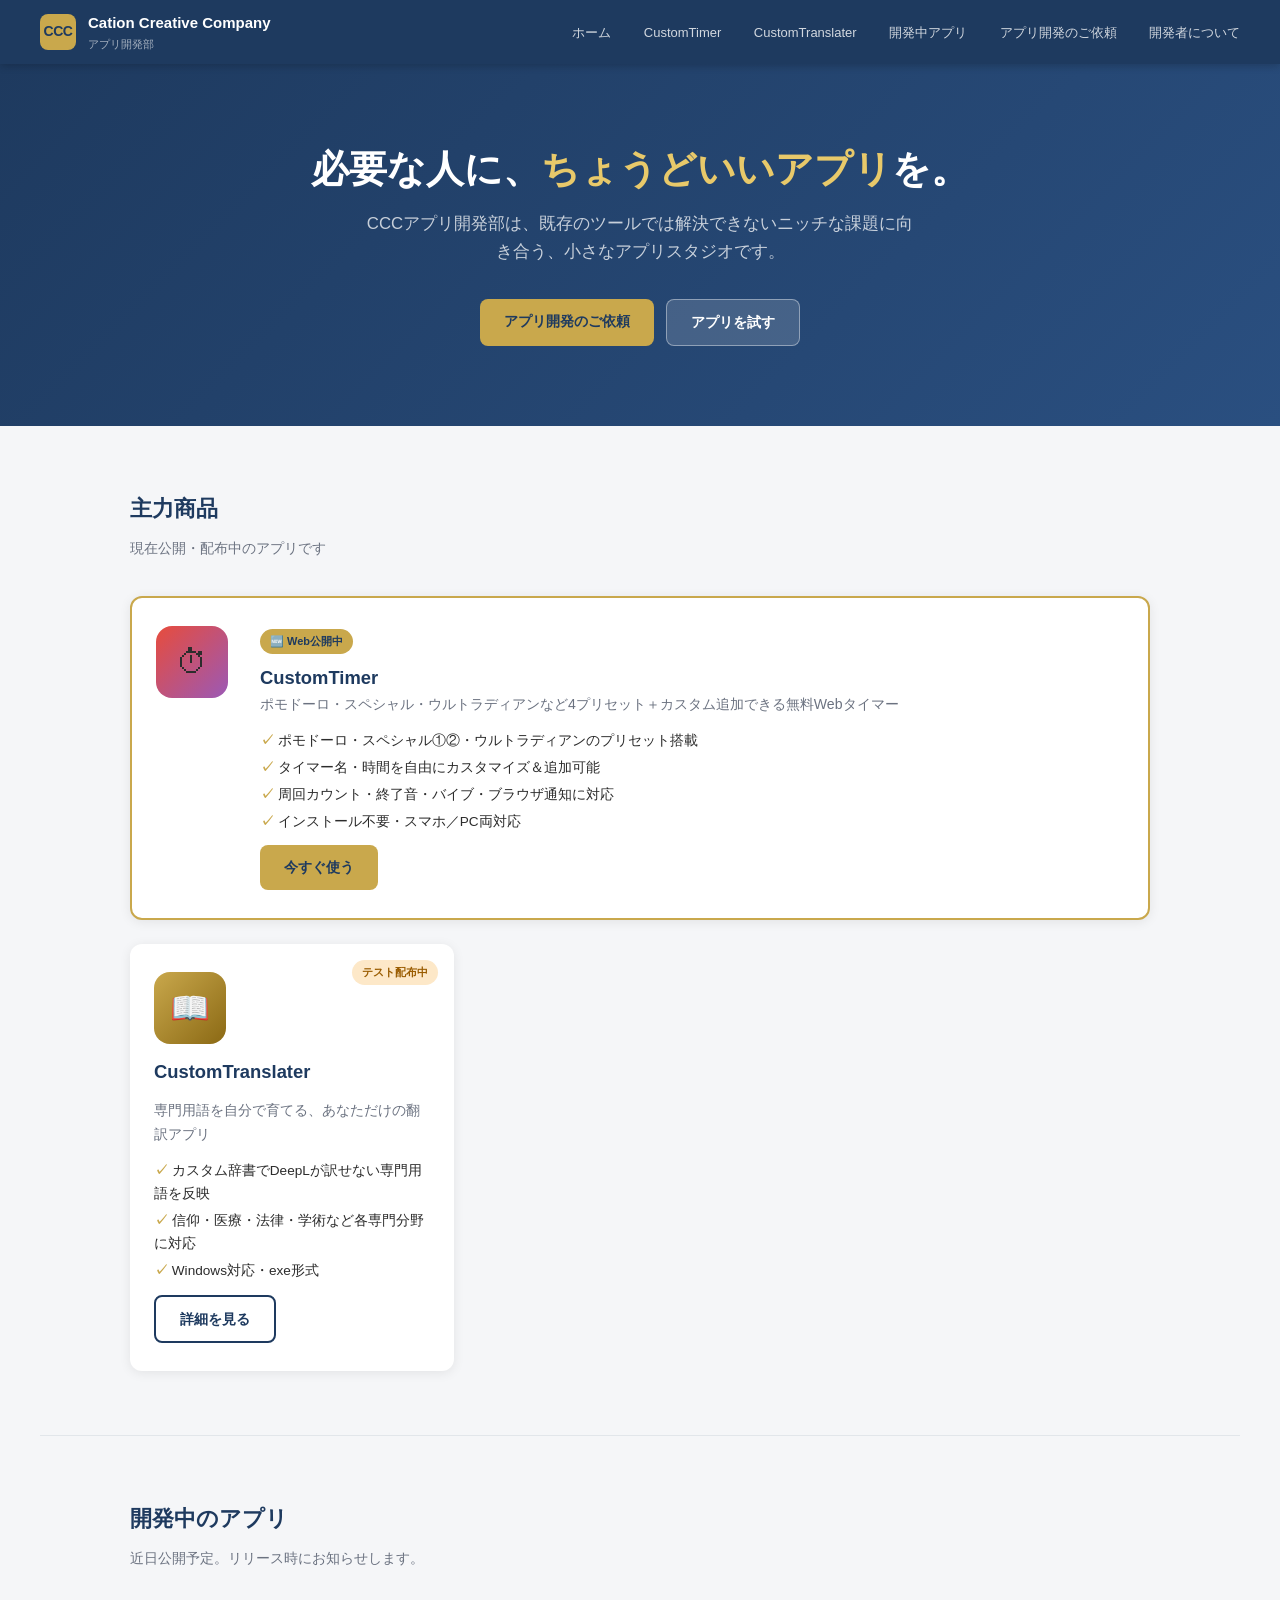
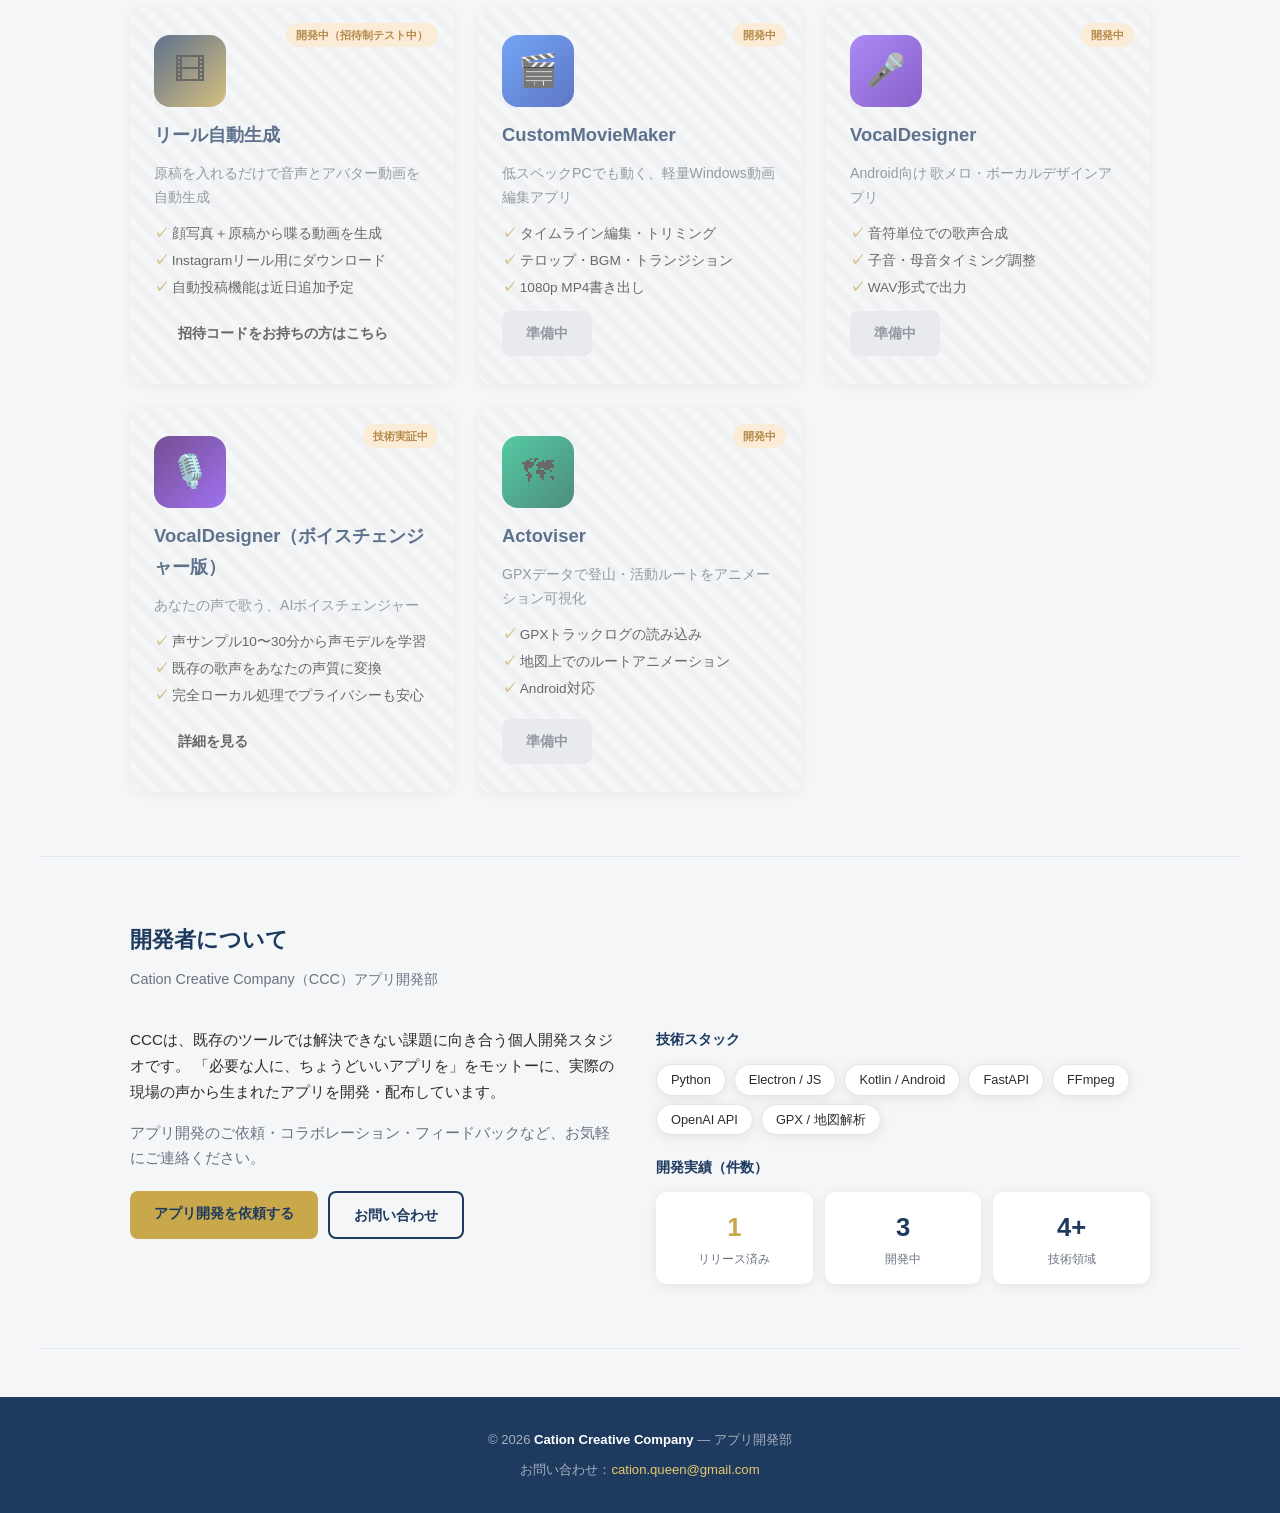
<file: index.html>
<!DOCTYPE html>
<html lang="ja">
<head>
  <meta charset="UTF-8">
  <meta name="viewport" content="width=device-width, initial-scale=1.0">
  <title>CCCアプリ一覧 | Cation Creative Company</title>
  <meta name="description" content="Cation Creative Companyが開発する、こだわりの実用アプリ一覧。バハイ翻訳・動画編集・音楽制作など。">
  <link rel="stylesheet" href="style.css">
</head>
<body>

<header>
  <div class="header-logo">
    <div class="logo-mark">CCC</div>
    <div>
      <div class="logo-text">Cation Creative Company</div>
      <div class="logo-sub">アプリ開発部</div>
    </div>
  </div>
  <nav>
    <a href="index.html">ホーム</a>
    <a href="apps/customtimer/index.html">CustomTimer</a>
    <a href="apps/customtranslater.html">CustomTranslater</a>
    <a href="#coming-soon">開発中アプリ</a>
    <a href="develop.html">アプリ開発のご依頼</a>
    <a href="#about">開発者について</a>
  </nav>
</header>

<!-- Hero -->
<section class="hero">
  <h1>必要な人に、<span>ちょうどいいアプリ</span>を。</h1>
  <p>CCCアプリ開発部は、既存のツールでは解決できないニッチな課題に向き合う、小さなアプリスタジオです。</p>
  <div style="display:flex;gap:12px;justify-content:center;flex-wrap:wrap;">
    <a href="develop.html" class="btn btn-primary">アプリ開発のご依頼</a>
    <a href="apps/customtimer/index.html" class="btn" style="background:rgba(255,255,255,0.15);color:#fff;border:1.5px solid rgba(255,255,255,0.4);">アプリを試す</a>
  </div>
</section>

<!-- 主力商品 -->
<div class="section">
  <div class="section-title">主力商品</div>
  <div class="section-desc">現在公開・配布中のアプリです</div>

  <div class="app-grid">

    <!-- CustomTimer（最主力） -->
    <div class="app-card featured">
      <div class="app-icon" style="background:linear-gradient(135deg,#e74c3c,#9b59b6);width:72px;height:72px;border-radius:16px;display:flex;align-items:center;justify-content:center;font-size:32px;flex-shrink:0;">⏱</div>
      <div class="card-body">
        <div class="badge badge-featured" style="position:static; display:inline-block; margin-bottom:8px;">🆕 Web公開中</div>
        <div class="app-name">CustomTimer</div>
        <div class="app-tagline">ポモドーロ・スペシャル・ウルトラディアンなど4プリセット＋カスタム追加できる無料Webタイマー</div>
        <ul class="app-features" style="margin: 12px 0;">
          <li>ポモドーロ・スペシャル①②・ウルトラディアンのプリセット搭載</li>
          <li>タイマー名・時間を自由にカスタマイズ＆追加可能</li>
          <li>周回カウント・終了音・バイブ・ブラウザ通知に対応</li>
          <li>インストール不要・スマホ／PC両対応</li>
        </ul>
        <div class="card-actions">
          <a href="apps/customtimer/index.html" class="btn btn-primary">今すぐ使う</a>
        </div>
      </div>
    </div>

    <!-- CustomTranslater -->
    <div class="app-card">
      <span class="badge badge-wip">テスト配布中</span>
      <div class="app-icon icon-bahai">📖</div>
      <div class="app-name">CustomTranslater</div>
      <div class="app-tagline">専門用語を自分で育てる、あなただけの翻訳アプリ</div>
      <ul class="app-features">
        <li>カスタム辞書でDeepLが訳せない専門用語を反映</li>
        <li>信仰・医療・法律・学術など各専門分野に対応</li>
        <li>Windows対応・exe形式</li>
      </ul>
      <div class="card-actions">
        <a href="apps/customtranslater.html" class="btn btn-outline">詳細を見る</a>
      </div>
    </div>

  </div>
</div>

<div class="divider"></div>

<!-- 開発中アプリ -->
<div class="section" id="coming-soon">
  <div class="section-title">開発中のアプリ</div>
  <div class="section-desc">近日公開予定。リリース時にお知らせします。</div>

  <div class="app-grid">

    <!-- リール自動生成 -->
    <div class="app-card coming-soon-card coming-soon-overlay">
      <span class="badge badge-wip">開発中（招待制テスト中）</span>
      <div class="app-icon" style="background:linear-gradient(135deg,#1e3a5f,#c9a84c);width:72px;height:72px;border-radius:16px;display:flex;align-items:center;justify-content:center;font-size:32px;flex-shrink:0;">🎞</div>
      <div class="app-name">リール自動生成</div>
      <div class="app-tagline">原稿を入れるだけで音声とアバター動画を自動生成</div>
      <ul class="app-features">
        <li>顔写真＋原稿から喋る動画を生成</li>
        <li>Instagramリール用にダウンロード</li>
        <li>自動投稿機能は近日追加予定</li>
      </ul>
      <div class="card-actions">
        <a href="apps/reel-generator/index.html" class="btn">招待コードをお持ちの方はこちら</a>
      </div>
    </div>

    <!-- CustomMovieMaker -->
    <div class="app-card coming-soon-card coming-soon-overlay">
      <span class="badge badge-wip">開発中</span>
      <div class="app-icon icon-movie">🎬</div>
      <div class="app-name">CustomMovieMaker</div>
      <div class="app-tagline">低スペックPCでも動く、軽量Windows動画編集アプリ</div>
      <ul class="app-features">
        <li>タイムライン編集・トリミング</li>
        <li>テロップ・BGM・トランジション</li>
        <li>1080p MP4書き出し</li>
      </ul>
      <div class="card-actions">
        <a href="apps/custommoviemaker.html" class="btn btn-disabled">準備中</a>
      </div>
    </div>

    <!-- VocalDesigner -->
    <div class="app-card coming-soon-card coming-soon-overlay">
      <span class="badge badge-wip">開発中</span>
      <div class="app-icon icon-vocal">🎤</div>
      <div class="app-name">VocalDesigner</div>
      <div class="app-tagline">Android向け 歌メロ・ボーカルデザインアプリ</div>
      <ul class="app-features">
        <li>音符単位での歌声合成</li>
        <li>子音・母音タイミング調整</li>
        <li>WAV形式で出力</li>
      </ul>
      <div class="card-actions">
        <a href="apps/vocaldesigner.html" class="btn btn-disabled">準備中</a>
      </div>
    </div>

    <!-- VocalDesigner（ボイスチェンジャー版） -->
    <div class="app-card coming-soon-card coming-soon-overlay">
      <span class="badge badge-wip">技術実証中</span>
      <div class="app-icon" style="background:linear-gradient(135deg,#3b0764,#7c3aed);width:72px;height:72px;border-radius:16px;display:flex;align-items:center;justify-content:center;font-size:32px;flex-shrink:0;">🎙️</div>
      <div class="app-name">VocalDesigner（ボイスチェンジャー版）</div>
      <div class="app-tagline">あなたの声で歌う、AIボイスチェンジャー</div>
      <ul class="app-features">
        <li>声サンプル10〜30分から声モデルを学習</li>
        <li>既存の歌声をあなたの声質に変換</li>
        <li>完全ローカル処理でプライバシーも安心</li>
      </ul>
      <div class="card-actions">
        <a href="VocalDesigner/index.html" class="btn">詳細を見る</a>
      </div>
    </div>

    <!-- Actoviser -->
    <div class="app-card coming-soon-card coming-soon-overlay">
      <span class="badge badge-wip">開発中</span>
      <div class="app-icon icon-actoviser">🗺</div>
      <div class="app-name">Actoviser</div>
      <div class="app-tagline">GPXデータで登山・活動ルートをアニメーション可視化</div>
      <ul class="app-features">
        <li>GPXトラックログの読み込み</li>
        <li>地図上でのルートアニメーション</li>
        <li>Android対応</li>
      </ul>
      <div class="card-actions">
        <a href="apps/actoviser.html" class="btn btn-disabled">準備中</a>
      </div>
    </div>

  </div>
</div>

<div class="divider"></div>

<!-- About / ポートフォリオ -->
<div class="section" id="about">
  <div class="section-title">開発者について</div>
  <div class="section-desc">Cation Creative Company（CCC）アプリ開発部</div>

  <div style="display:grid;grid-template-columns:1fr 1fr;gap:32px;align-items:start;">

    <div>
      <p style="font-size:0.95rem;margin-bottom:16px;">
        CCCは、既存のツールでは解決できない課題に向き合う個人開発スタジオです。
        「必要な人に、ちょうどいいアプリを」をモットーに、実際の現場の声から生まれたアプリを開発・配布しています。
      </p>
      <p style="font-size:0.92rem;color:var(--text-muted);">
        アプリ開発のご依頼・コラボレーション・フィードバックなど、お気軽にご連絡ください。
      </p>
      <div style="margin-top:20px;display:flex;gap:10px;flex-wrap:wrap;">
        <a href="develop.html" class="btn btn-primary">アプリ開発を依頼する</a>
        <a href="mailto:cation.queen@gmail.com" class="btn btn-outline">お問い合わせ</a>
      </div>
    </div>

    <div>
      <div style="font-weight:700;color:var(--navy);margin-bottom:12px;font-size:0.9rem;">技術スタック</div>
      <div style="display:flex;flex-wrap:wrap;gap:8px;">
        <span style="background:var(--bg-white);border:1px solid var(--border);border-radius:20px;padding:4px 14px;font-size:0.8rem;box-shadow:var(--shadow);">Python</span>
        <span style="background:var(--bg-white);border:1px solid var(--border);border-radius:20px;padding:4px 14px;font-size:0.8rem;box-shadow:var(--shadow);">Electron / JS</span>
        <span style="background:var(--bg-white);border:1px solid var(--border);border-radius:20px;padding:4px 14px;font-size:0.8rem;box-shadow:var(--shadow);">Kotlin / Android</span>
        <span style="background:var(--bg-white);border:1px solid var(--border);border-radius:20px;padding:4px 14px;font-size:0.8rem;box-shadow:var(--shadow);">FastAPI</span>
        <span style="background:var(--bg-white);border:1px solid var(--border);border-radius:20px;padding:4px 14px;font-size:0.8rem;box-shadow:var(--shadow);">FFmpeg</span>
        <span style="background:var(--bg-white);border:1px solid var(--border);border-radius:20px;padding:4px 14px;font-size:0.8rem;box-shadow:var(--shadow);">OpenAI API</span>
        <span style="background:var(--bg-white);border:1px solid var(--border);border-radius:20px;padding:4px 14px;font-size:0.8rem;box-shadow:var(--shadow);">GPX / 地図解析</span>
      </div>

      <div style="font-weight:700;color:var(--navy);margin-top:20px;margin-bottom:12px;font-size:0.9rem;">開発実績（件数）</div>
      <div style="display:grid;grid-template-columns:repeat(3,1fr);gap:12px;text-align:center;">
        <div style="background:var(--bg-white);border-radius:10px;padding:14px 8px;box-shadow:var(--shadow);">
          <div style="font-size:1.6rem;font-weight:700;color:var(--gold);">1</div>
          <div style="font-size:0.75rem;color:var(--text-muted);">リリース済み</div>
        </div>
        <div style="background:var(--bg-white);border-radius:10px;padding:14px 8px;box-shadow:var(--shadow);">
          <div style="font-size:1.6rem;font-weight:700;color:var(--navy);">3</div>
          <div style="font-size:0.75rem;color:var(--text-muted);">開発中</div>
        </div>
        <div style="background:var(--bg-white);border-radius:10px;padding:14px 8px;box-shadow:var(--shadow);">
          <div style="font-size:1.6rem;font-weight:700;color:var(--navy);">4+</div>
          <div style="font-size:0.75rem;color:var(--text-muted);">技術領域</div>
        </div>
      </div>
    </div>

  </div>
</div>

<div class="divider"></div>

<!-- Footer -->
<footer>
  <p style="margin-bottom:8px;">
    &copy; 2026 <strong style="color:#fff;">Cation Creative Company</strong> — アプリ開発部
  </p>
  <p>お問い合わせ：<a href="mailto:cation.queen@gmail.com">cation.queen@gmail.com</a></p>
</footer>

</body>
</html>
</file>
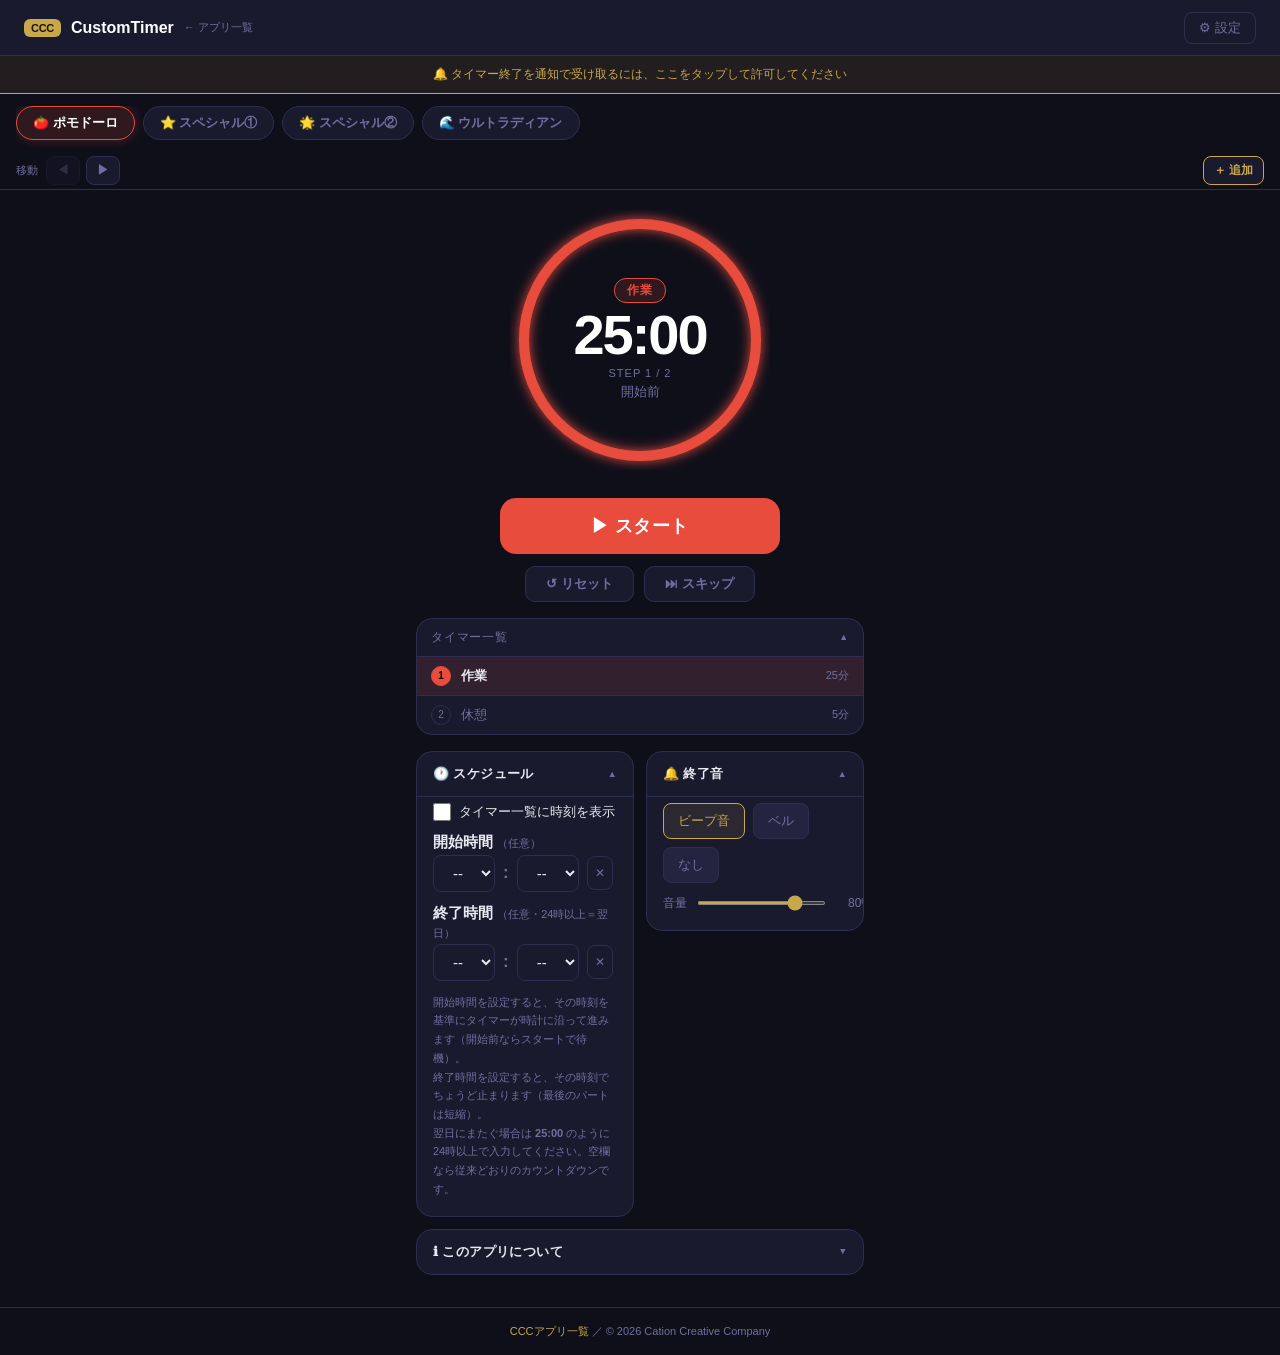
<file: apps/customtimer/index.html>
<!DOCTYPE html>
<html lang="ja">
<head>
  <meta charset="UTF-8">
  <meta name="viewport" content="width=device-width, initial-scale=1.0, maximum-scale=1.0">
  <title>CustomTimer — 自分だけのタイマー</title>
  <meta name="description" content="グループ名とタイマーを自由に組み合わせられる無料Webタイマー。ポモドーロ・スペシャルなどのプリセット搭載。周回カウント・音・バイブ・通知対応。">
  <link rel="stylesheet" href="style.css">
</head>
<body>

<!-- Header -->
<header>
  <div class="header-brand">
    <span class="mark">CCC</span>
    <span class="name">CustomTimer</span>
    <a class="back-link" href="../../index.html">← アプリ一覧</a>
  </div>
  <button id="settings-btn">⚙ 設定</button>
</header>

<!-- 通知許可バナー（全幅） -->
<div id="notif-banner">
  🔔 タイマー終了を通知で受け取るには、ここをタップして許可してください
</div>

<!-- プリセットタブ（全幅） -->
<div class="preset-tabs-wrapper">
  <div class="preset-tabs" id="preset-tabs">
    <!-- JS で生成 -->
  </div>

  <!-- グループ操作ツールバー（選択中のグループに対して操作） -->
  <div class="group-toolbar" id="group-toolbar">
    <span class="gt-label">移動</span>
    <button class="gt-btn" id="gt-move-left" title="前へ移動">◀</button>
    <button class="gt-btn" id="gt-move-right" title="後ろへ移動">▶</button>
    <span class="gt-spacer"></span>
    <button class="gt-btn" id="gt-edit" title="選択中グループを編集">✎ 編集</button>
    <button class="gt-btn gt-del" id="gt-delete" title="選択中グループを削除">🗑 削除</button>
    <button class="gt-btn gt-add" id="gt-add" title="グループを追加">＋ 追加</button>
  </div>

  <!-- グループ編集フォーム（追加/編集時のみ表示） -->
  <div class="preset-form" id="preset-form">
    <div class="form-row">
      <label>プリセット名</label>
      <input id="f-name" type="text" placeholder="例：深作業タイム" maxlength="20">
    </div>
    <div class="form-grid">
      <div class="form-row">
        <label>アイコン（絵文字）</label>
        <input id="f-icon" type="text" placeholder="⏱" maxlength="4">
      </div>
      <div class="form-row">
        <label>カラー</label>
        <input id="f-color" type="color" value="#e67e22" style="height:38px;padding:2px 4px;">
      </div>
    </div>
    <div class="form-row">
      <label>タイマー一覧　<small style="font-weight:400;">（時：分：秒）</small></label>
      <div id="f-timer-list"></div>
      <button type="button" id="f-add-timer" class="btn-add-timer">＋ タイマーを追加</button>
    </div>
    <div class="form-actions">
      <button class="btn-save" id="form-save">保存</button>
      <button class="btn-cancel" id="form-cancel">キャンセル</button>
    </div>
  </div>
</div>

<!-- Main App -->
<main>

  <!-- タイマーリング -->
  <div class="timer-wrapper">
    <svg class="timer-svg" viewBox="0 0 260 260">
      <circle class="ring-bg" cx="130" cy="130" r="116"/>
      <circle id="ring-progress" class="ring-progress" cx="130" cy="130" r="116"/>
    </svg>
    <div class="timer-inner">
      <span id="session-badge" class="session-badge work">作業</span>
      <div id="timer-time" class="timer-time">25:00</div>
      <div id="step-indicator" class="round-count" style="display:none;letter-spacing:1px;font-size:11px;"></div>
      <div id="round-count" class="round-count">開始前</div>
    </div>
  </div>

  <!-- コントロール -->
  <div class="controls">
    <button id="start-btn">▶ スタート</button>
    <div class="secondary-controls">
      <button id="reset-btn" class="sec-btn">↺ リセット</button>
      <button id="skip-btn" class="sec-btn">⏭ スキップ</button>
    </div>
  </div>

  <!-- タイマー一覧パネル -->
  <div class="timer-list-panel">
    <button class="timer-list-toggle" id="timer-list-toggle">
      タイマー一覧
    </button>
    <div class="timer-list-body" id="timer-list-body">
      <!-- JS で生成 -->
    </div>
  </div>

  <!-- 設定（メイン画面に常設・インライン） -->
  <div class="settings-inline" id="settings-inline">

    <!-- スケジュール欄と終了音欄を横2列で並べる -->
    <div class="settings-row">

      <!-- スケジュール（時計ベース） -->
      <div class="inline-panel">
        <button class="inline-toggle" data-target="panel-sched">🕐 スケジュール</button>
        <div class="inline-body" id="panel-sched">
          <label class="toggle-row">
            <input type="checkbox" id="show-clock-chk">
            <span>タイマー一覧に時刻を表示</span>
          </label>
          <div class="sched-grid">
            <div class="form-row">
              <label>開始時間 <small style="font-weight:400;">（任意）</small></label>
              <div class="time-select-pair" id="start-time-group">
                <select id="start-time-h" class="time-select"></select>
                <span class="wheel-colon">:</span>
                <select id="start-time-m" class="time-select"></select>
                <button type="button" class="clock-clear" data-clear="start-time" title="未設定に戻す">✕</button>
              </div>
            </div>
            <div class="form-row">
              <label>終了時間 <small style="font-weight:400;">（任意・24時以上＝翌日）</small></label>
              <div class="time-select-pair" id="end-time-group">
                <select id="end-time-h" class="time-select"></select>
                <span class="wheel-colon">:</span>
                <select id="end-time-m" class="time-select"></select>
                <button type="button" class="clock-clear" data-clear="end-time" title="未設定に戻す">✕</button>
              </div>
            </div>
          </div>
          <p class="sched-note">
            開始時間を設定すると、その時刻を基準にタイマーが時計に沿って進みます（開始前ならスタートで待機）。<br>
            終了時間を設定すると、その時刻でちょうど止まります（最後のパートは短縮）。<br>
            翌日にまたぐ場合は <b>25:00</b> のように24時以上で入力してください。空欄なら従来どおりのカウントダウンです。
          </p>
        </div>
      </div>

      <!-- 終了音 -->
      <div class="inline-panel">
        <button class="inline-toggle" data-target="panel-sound">🔔 終了音</button>
        <div class="inline-body" id="panel-sound">
          <div class="sound-options">
            <button class="sound-opt selected" data-sound="beep">ビープ音</button>
            <button class="sound-opt" data-sound="bell">ベル</button>
            <button class="sound-opt" data-sound="none">なし</button>
          </div>
          <div class="volume-row">
            <label for="volume-slider">音量</label>
            <input type="range" id="volume-slider" min="0" max="100" value="80">
            <span id="volume-label">80%</span>
          </div>
        </div>
      </div>

    </div>

    <!-- このアプリについて -->
    <div class="inline-panel">
      <button class="inline-toggle collapsed" data-target="panel-about">ℹ このアプリについて</button>
      <div class="inline-body collapsed" id="panel-about">
        <p style="font-size:12px;color:var(--muted);line-height:1.7;">
          CustomTimer はグループ名＋タイマー一覧を自由に作れるシーケンスタイマーです。<br>
          ポモドーロやスペシャルはデフォルトのグループです。時・分・秒単位で何個でも追加できます。<br>
          設定はブラウザに保存されます。<br><br>
          <a href="../../index.html" style="color:var(--accent);">CCCアプリ一覧</a> ／
          お問い合わせ：<a href="mailto:cation.queen@gmail.com" style="color:var(--accent);">cation.queen@gmail.com</a>
        </p>
      </div>
    </div>

  </div>

</main>

<!-- フッター -->
<footer>
  <a href="../../index.html">CCCアプリ一覧</a> ／
  &copy; 2026 Cation Creative Company
</footer>

<!-- 再開ダイアログ（スケジュール設定時のみ） -->
<div class="resume-overlay" id="resume-overlay">
  <div class="resume-box">
    <h3>再開方法を選んでください</h3>
    <button class="resume-opt" id="resume-clock">
      <span class="ro-title">🕐 時計に合わせる</span>
      <span class="ro-desc">休んだ分は飛ばして、今の時刻のスケジュール位置に復帰します</span>
    </button>
    <button class="resume-opt" id="resume-shift">
      <span class="ro-title">⏱ 続きから</span>
      <span class="ro-desc">止めた所から再開。スケジュール全体を休んだ分だけ後ろにずらします</span>
    </button>
  </div>
</div>

<script src="app.js"></script>
</body>
</html>
</file>
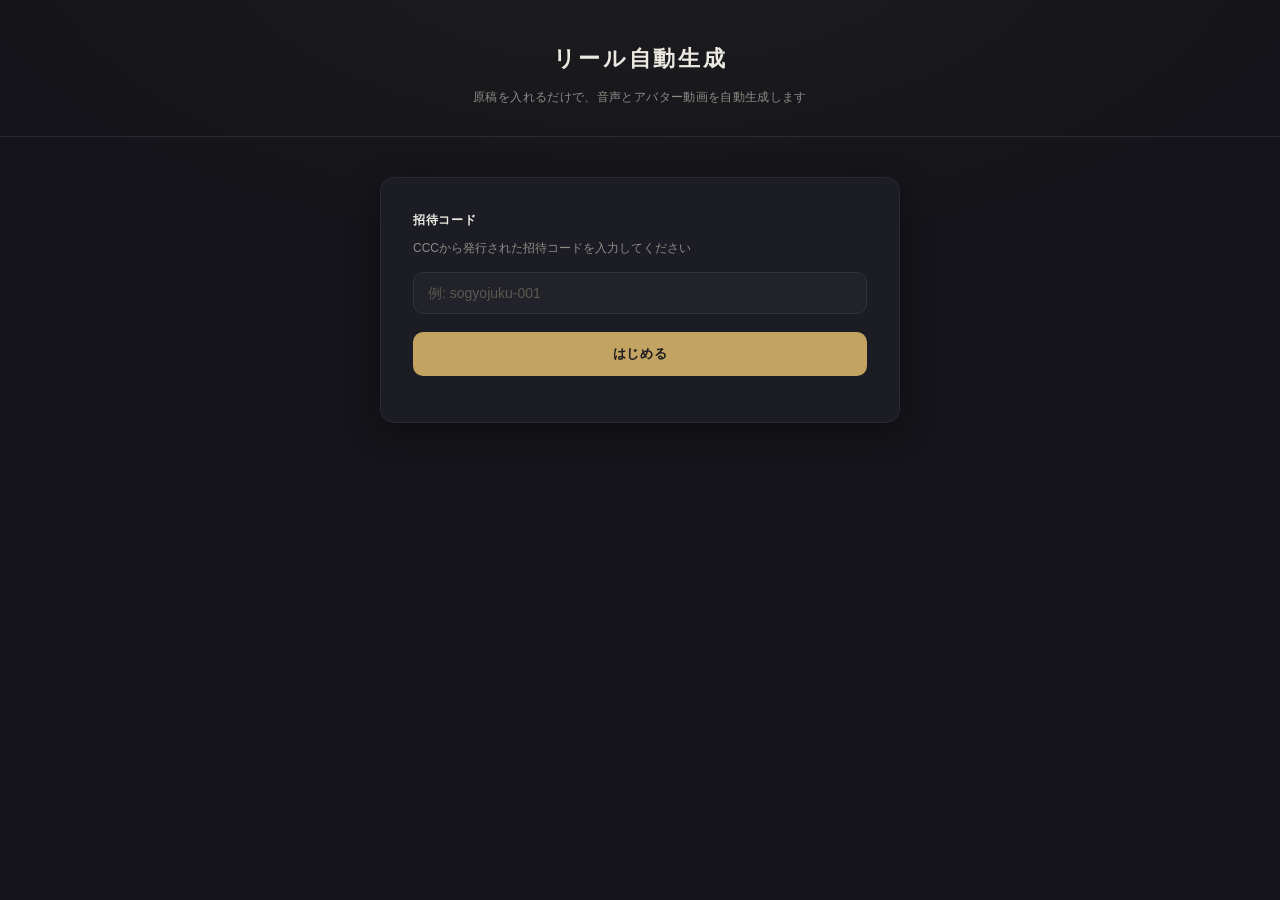
<file: apps/reel-generator/index.html>
<!doctype html>
<html lang="ja">
<head>
<meta charset="utf-8" />
<meta name="viewport" content="width=device-width, initial-scale=1" />
<title>リール自動生成 | CCC アプリ開発部</title>
<link rel="stylesheet" href="style.css" />
</head>
<body>
<header>
  <h1>リール自動生成</h1>
  <p>原稿を入れるだけで、音声とアバター動画を自動生成します</p>
</header>

<main>
  <section id="login-card" class="card">
    <label for="invite-code">招待コード</label>
    <p class="hint">CCCから発行された招待コードを入力してください</p>
    <input type="text" id="invite-code" placeholder="例: sogyojuku-001" />
    <button id="login-btn">はじめる</button>
    <p id="login-status" class="status"></p>
  </section>

  <section id="app-card" class="card" style="display:none;">
    <p style="margin-bottom:16px;">
      ログイン中: <strong id="user-label"></strong>
      <span class="usage-badge" id="usage-badge"></span>
    </p>

    <label>アバターの素材</label>
    <p class="hint">写真1枚、ご自身が写った動画（15秒〜10分）、プロが撮影した既製アバター、または登録済みの自分のアバターから選べます。</p>
    <div class="radio-group">
      <label><input type="radio" name="source-type" value="photo" checked /> 写真</label>
      <label><input type="radio" name="source-type" value="video" /> 動画</label>
      <label><input type="radio" name="source-type" value="stock" /> プロアバター（顔出し不要）</label>
      <label style="display:none"><input type="radio" name="source-type" value="my_avatar" /> 自分のアバター（登録済み）</label>
      <label><input type="radio" name="source-type" value="text_slideshow" /> 文字スライドショー（顔出し・写真不要）</label>
    </div>

    <label for="photo-input" id="photo-input-label">顔写真（1枚）</label>
    <p class="hint" id="photo-input-hint">正面を向いた顔写真をアップロードしてください。この写真がそのまま喋る動画になります。</p>
    <input type="file" id="photo-input" accept="image/jpeg,image/png" />

    <div id="gesture-input-wrap">
      <label for="gesture-input">振り付け（ジェスチャー）を追加（任意）</label>
      <p class="hint">
        身振り手振りの指示を入力すると、体の動きも生成します（例:「手を振りながら笑顔で話す」）。
        <strong>⚠️ ローカルAIのみ対応・非常に時間がかかります（数十分〜1時間程度が目安）。</strong>
        空欄なら通常通りの高速生成（口の動きのみ）になります。
      </p>
      <input type="text" id="gesture-input" placeholder="例: 手を振りながら笑顔で話す" />

      <label style="margin-top:16px;">品質設定（それぞれ費用は変わらず、生成時間だけ伸びます）</label>

      <p class="hint" style="margin-top:8px;">
        候補数：複数パターン生成し、AIが一番自然なものを自動で選びます。
      </p>
      <div class="radio-group">
        <label><input type="radio" name="candidate-count" value="1" checked /> 1つ（一番速い）</label>
        <label><input type="radio" name="candidate-count" value="2" /> 2つから選抜（約2倍の時間）</label>
        <label><input type="radio" name="candidate-count" value="3" /> 3つから選抜（約3倍の時間）</label>
      </div>

      <p class="hint" style="margin-top:12px;">
        精度：AIモデルの精密さ（ステップ数）。高いほど細部が安定しますが時間が伸びます。
      </p>
      <div class="radio-group">
        <label><input type="radio" name="precision" value="normal" checked /> 通常</label>
        <label><input type="radio" name="precision" value="high" /> 高い（約1.5〜2倍の時間）</label>
      </div>

      <p class="hint" style="margin-top:12px;">
        仕上げ：完成後に超解像（Real-ESRGAN）で解像度を2倍にします。
      </p>
      <div class="radio-group">
        <label><input type="checkbox" id="upscale-checkbox" /> 超解像をかける（数分〜十数分追加でかかります）</label>
      </div>
    </div>

    <label for="video-input" id="video-input-label" style="display:none;">動画素材</label>
    <p class="hint" id="video-input-hint" style="display:none;">ご自身が写っている動画をアップロードしてください（15秒〜10分、100MBまで）。アバターの学習に写真より時間がかかります。</p>
    <input type="file" id="video-input" accept="video/mp4,video/quicktime" style="display:none;" />

    <div id="background-input-wrap" style="display:none;">
      <label>背景の種類</label>
      <p class="hint">原稿の文字が背景の上に音声に合わせて表示されます。アバターは出ません。</p>
      <p class="hint">⚠️ 文字が多いほど生成に時間がかかります。目安として150文字程度までを推奨します（長くても生成できますが時間がかかります）。</p>
      <div class="radio-group">
        <label><input type="radio" name="background-type" value="solid" checked /> 単色</label>
        <label><input type="radio" name="background-type" value="gradient" /> グラデーション</label>
        <label><input type="radio" name="background-type" value="pattern" /> パターン（放射状）</label>
        <label><input type="radio" name="background-type" value="image" /> 画像をアップロード</label>
      </div>

      <div id="background-solid-wrap" class="radio-group" style="margin-top:8px;">
        <label><input type="radio" name="background-solid" value="#1a2b6d" checked /> 紺色</label>
        <label><input type="radio" name="background-solid" value="#000000" /> 黒</label>
        <label><input type="radio" name="background-solid" value="#ffffff" /> 白</label>
        <label><input type="radio" name="background-solid" value="#c0392b" /> 赤</label>
        <label><input type="radio" name="background-solid" value="#1e8449" /> 緑</label>
      </div>

      <div id="background-gradient-wrap" class="radio-group" style="display:none; margin-top:8px;">
        <label><input type="radio" name="background-gradient" value="sunset" checked /> 夕焼け（オレンジ→ピンク）</label>
        <label><input type="radio" name="background-gradient" value="ocean" /> 海（青→水色）</label>
        <label><input type="radio" name="background-gradient" value="dusk" /> 黄昏（紫→深緑）</label>
      </div>

      <div id="background-pattern-wrap" class="radio-group" style="display:none; margin-top:8px;">
        <label><input type="radio" name="background-pattern" value="sunset" checked /> 夕焼け（放射状）</label>
        <label><input type="radio" name="background-pattern" value="ocean" /> 海（放射状）</label>
        <label><input type="radio" name="background-pattern" value="dusk" /> 黄昏（放射状）</label>
      </div>

      <div id="background-image-wrap" style="display:none; margin-top:8px;">
        <input type="file" id="background-image-input" accept="image/jpeg,image/png" />
      </div>
    </div>

    <label id="stock-input-label" style="display:none;">プロアバターの性別</label>
    <p class="hint" id="stock-input-hint" style="display:none;">顔出しせずに、プロが撮影した既製アバターで動画を作れます。アップロード不要です。</p>
    <div class="radio-group" id="stock-input" style="display:none;">
      <label><input type="radio" name="stock-avatar-gender" value="female" checked /> 女性アバター</label>
      <label><input type="radio" name="stock-avatar-gender" value="male" /> 男性アバター</label>
    </div>

    <label for="script-input">原稿</label>
    <p class="hint">読み上げてほしい文章をそのまま入力してください（最大2000文字）</p>
    <textarea id="script-input" placeholder="こんにちは、〇〇です。今日は..."></textarea>

    <label>声（TTSの音声）</label>
    <p class="hint">顔写真の性別と音声は連動しません。ここで選んだ声が使われます。</p>
    <div class="radio-group" id="voice-gender-group">
      <label><input type="radio" name="voice-gender" value="female" checked /> 女性の声</label>
      <label><input type="radio" name="voice-gender" value="male" /> 男性の声</label>
    </div>
    <div class="radio-group" id="custom-voice-list"></div>
    <p class="hint" id="custom-voice-empty-hint" style="display:none;">
      登録済みの声がありません。下の「自分の声を登録」から登録してください。
    </p>

    <label>投稿方法</label>
    <p class="hint" id="post-mode-hint">
      自動投稿には、下の「設定」からInstagram連携が必要です。
    </p>
    <div class="radio-group">
      <label><input type="radio" name="post-mode" value="manual" checked /> 手動投稿（動画をダウンロード）</label>
      <label><input type="radio" name="post-mode" value="auto" /> 自動投稿（完成後にInstagramへ自動投稿）</label>
    </div>

    <button id="generate-btn">動画を生成する</button>
    <button id="check-status-btn" style="display:none; margin-top:8px;">前回の生成状況を確認する</button>
    <p id="generate-status" class="status"></p>
    <p id="progress-detail" class="hint" style="display:none;"></p>

    <video id="result-video" controls style="display:none;"></video>
    <a id="download-link" href="#" download style="display:none;">
      <button style="margin-top:12px;">動画をダウンロード</button>
    </a>
    <button id="publish-btn" style="display:none; margin-top:12px;">Instagramに投稿する</button>
    <p id="publish-status" class="status"></p>
  </section>

  <section id="settings-card" class="card" style="display:none;">
    <div style="display:none;">
      <label>自分のアバターを登録</label>
      <p class="hint">
        HeyGenのサイト(app.heygen.com)で、ご自身の動画から「動画アバター(digital twin)」を作成し、
        同意動画の録画まで済ませてください。できあがったアバターIDをここに貼り付けると、
        「自分のアバター」として選べるようになります。
      </p>
      <input type="text" id="avatar-id-input" placeholder="HeyGenのアバターID" />
      <button id="register-avatar-btn">アバターを登録する</button>
      <p id="avatar-register-status" class="status"></p>
    </div>

    <label style="margin-top:24px;">声を登録（ボイスクローン）</label>
    <p class="hint">
      話している動画をアップロードすると、音声を抽出してHeyGenでボイスクローンを作成します
      （完了まで数分かかることがあります）。複数人分登録して、生成時に選べます。
    </p>
    <input type="text" id="voice-label-input" placeholder="声の名前（例: 自分の声、妻の声）" />
    <input type="file" id="voice-sample-input" accept="video/mp4,video/quicktime" />
    <button id="register-voice-btn">声を登録する</button>
    <p id="voice-register-status" class="status"></p>
    <div id="voice-manage-list" style="margin-top:8px;"></div>

    <label style="margin-top:24px;">Instagramと連携する</label>
    <p class="hint">
      ボタンを押すとInstagramのログイン画面に移動します。ご自身のアカウントでログインして許可するだけで連携が完了します
      （パスワードなどはこちらのアプリには渡りません）。
      連携すると、「自動投稿」を選んで動画を生成した際に、完成後そのままInstagramへ投稿されます。
      手動投稿を選んだ場合も、完成後に「Instagramに投稿する」ボタンから手動で投稿できます。
    </p>
    <p id="instagram-connected-status" class="hint" style="display:none;"></p>
    <button id="connect-instagram-btn">Instagramでログインして連携する</button>
    <p id="instagram-connect-status" class="status"></p>
  </section>
</main>

<script src="app.js"></script>
</body>
</html>
</file>
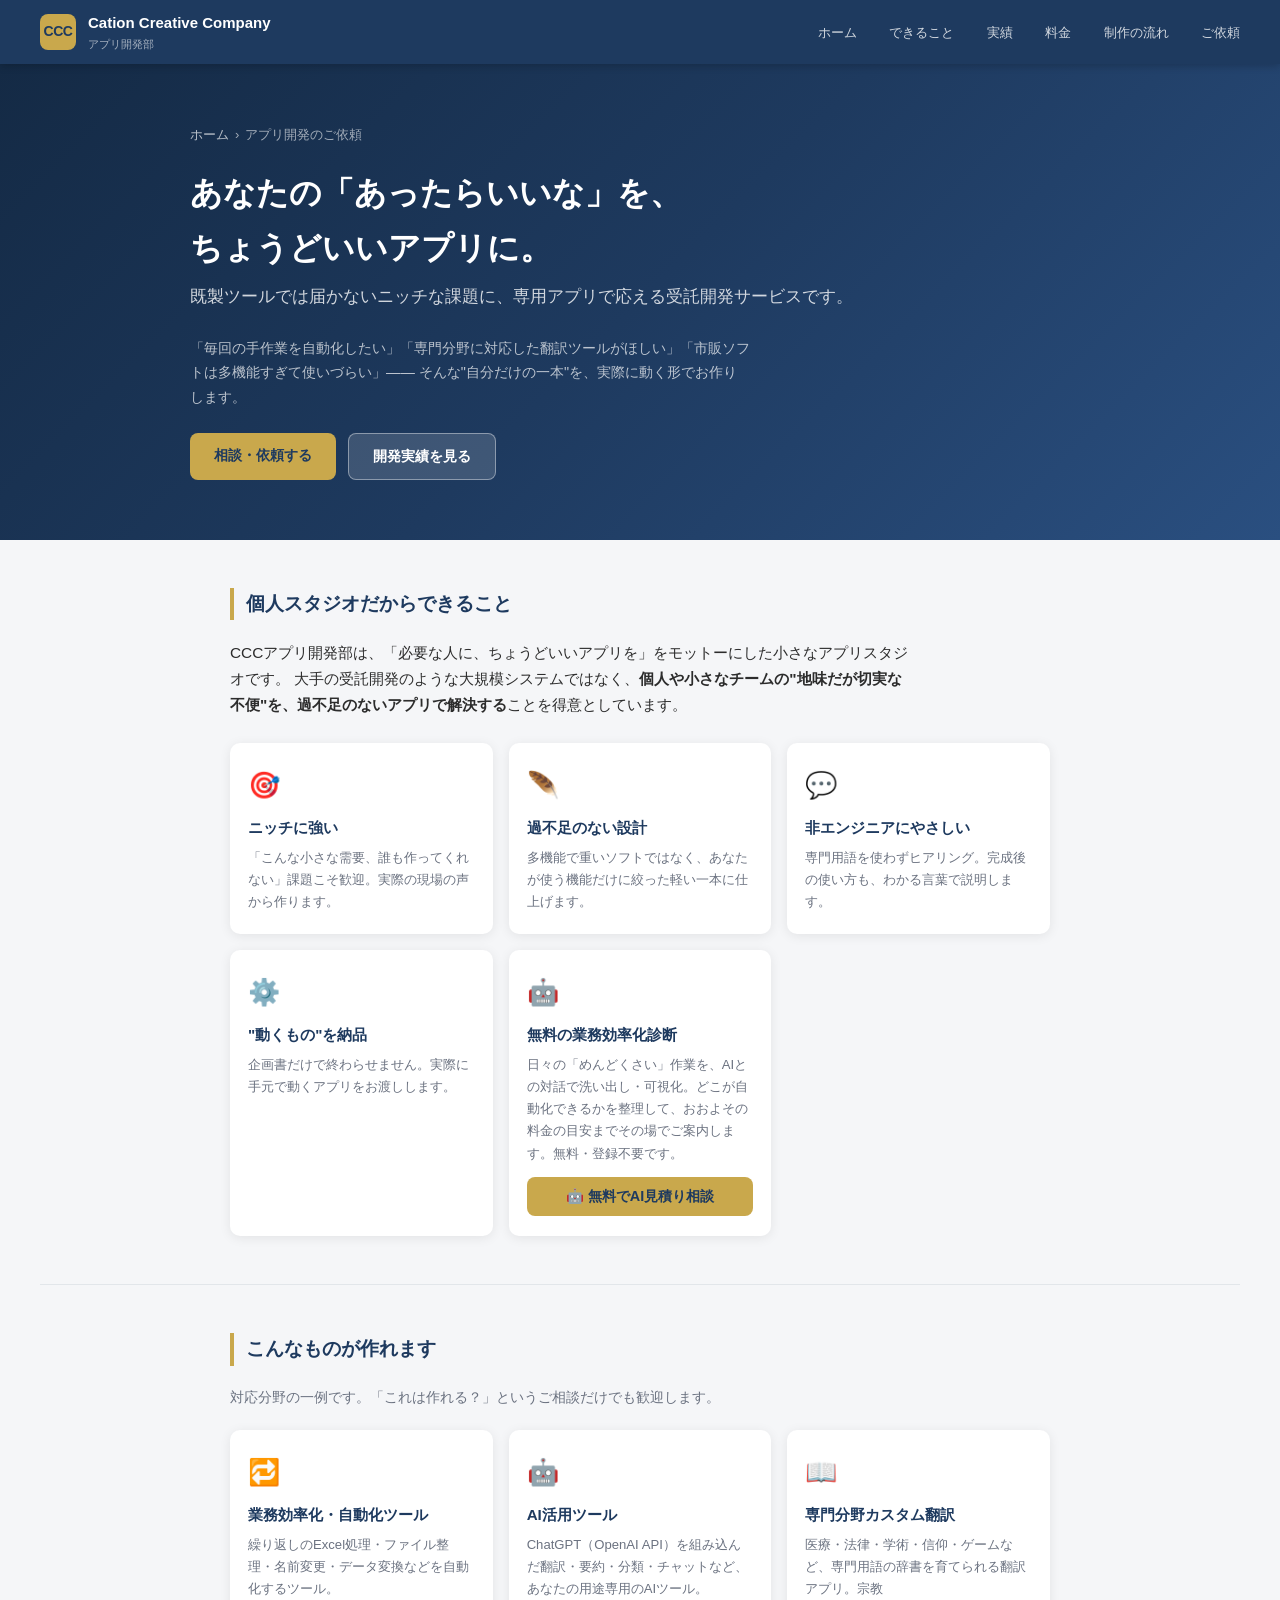
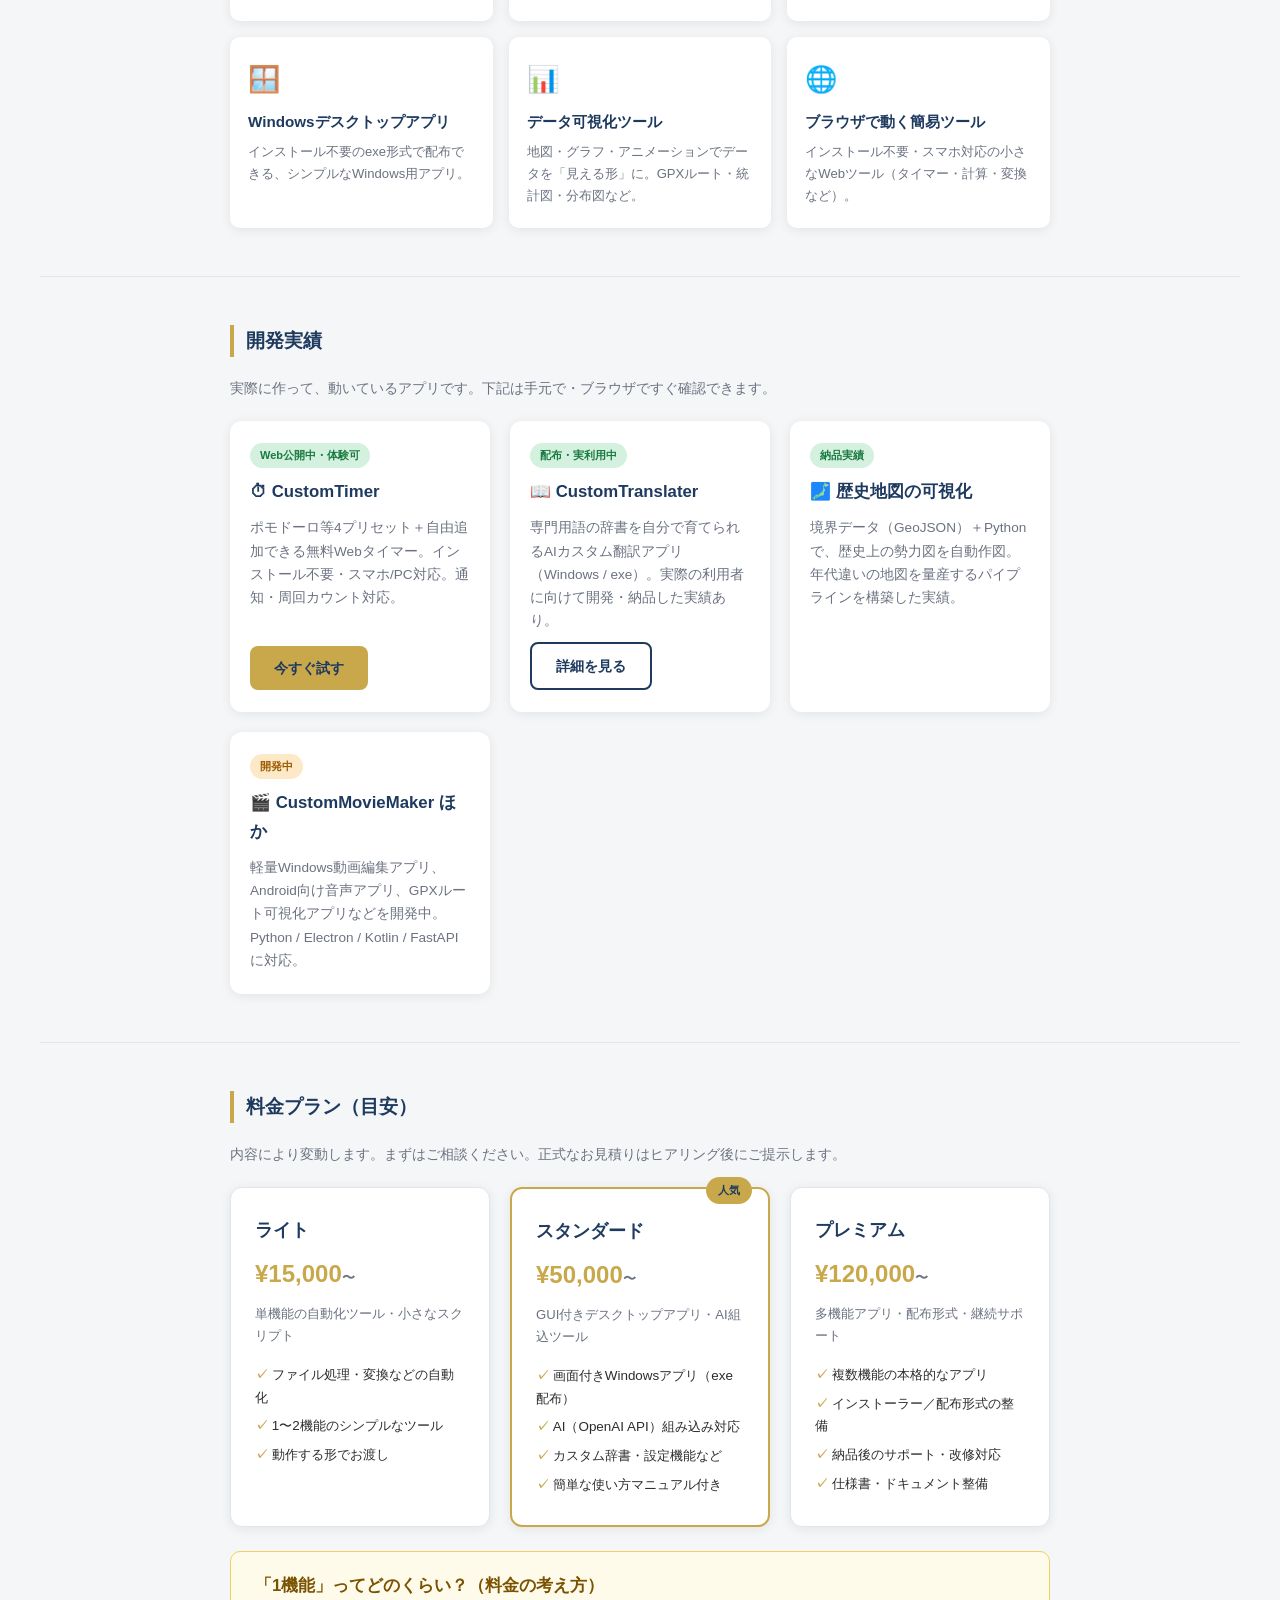
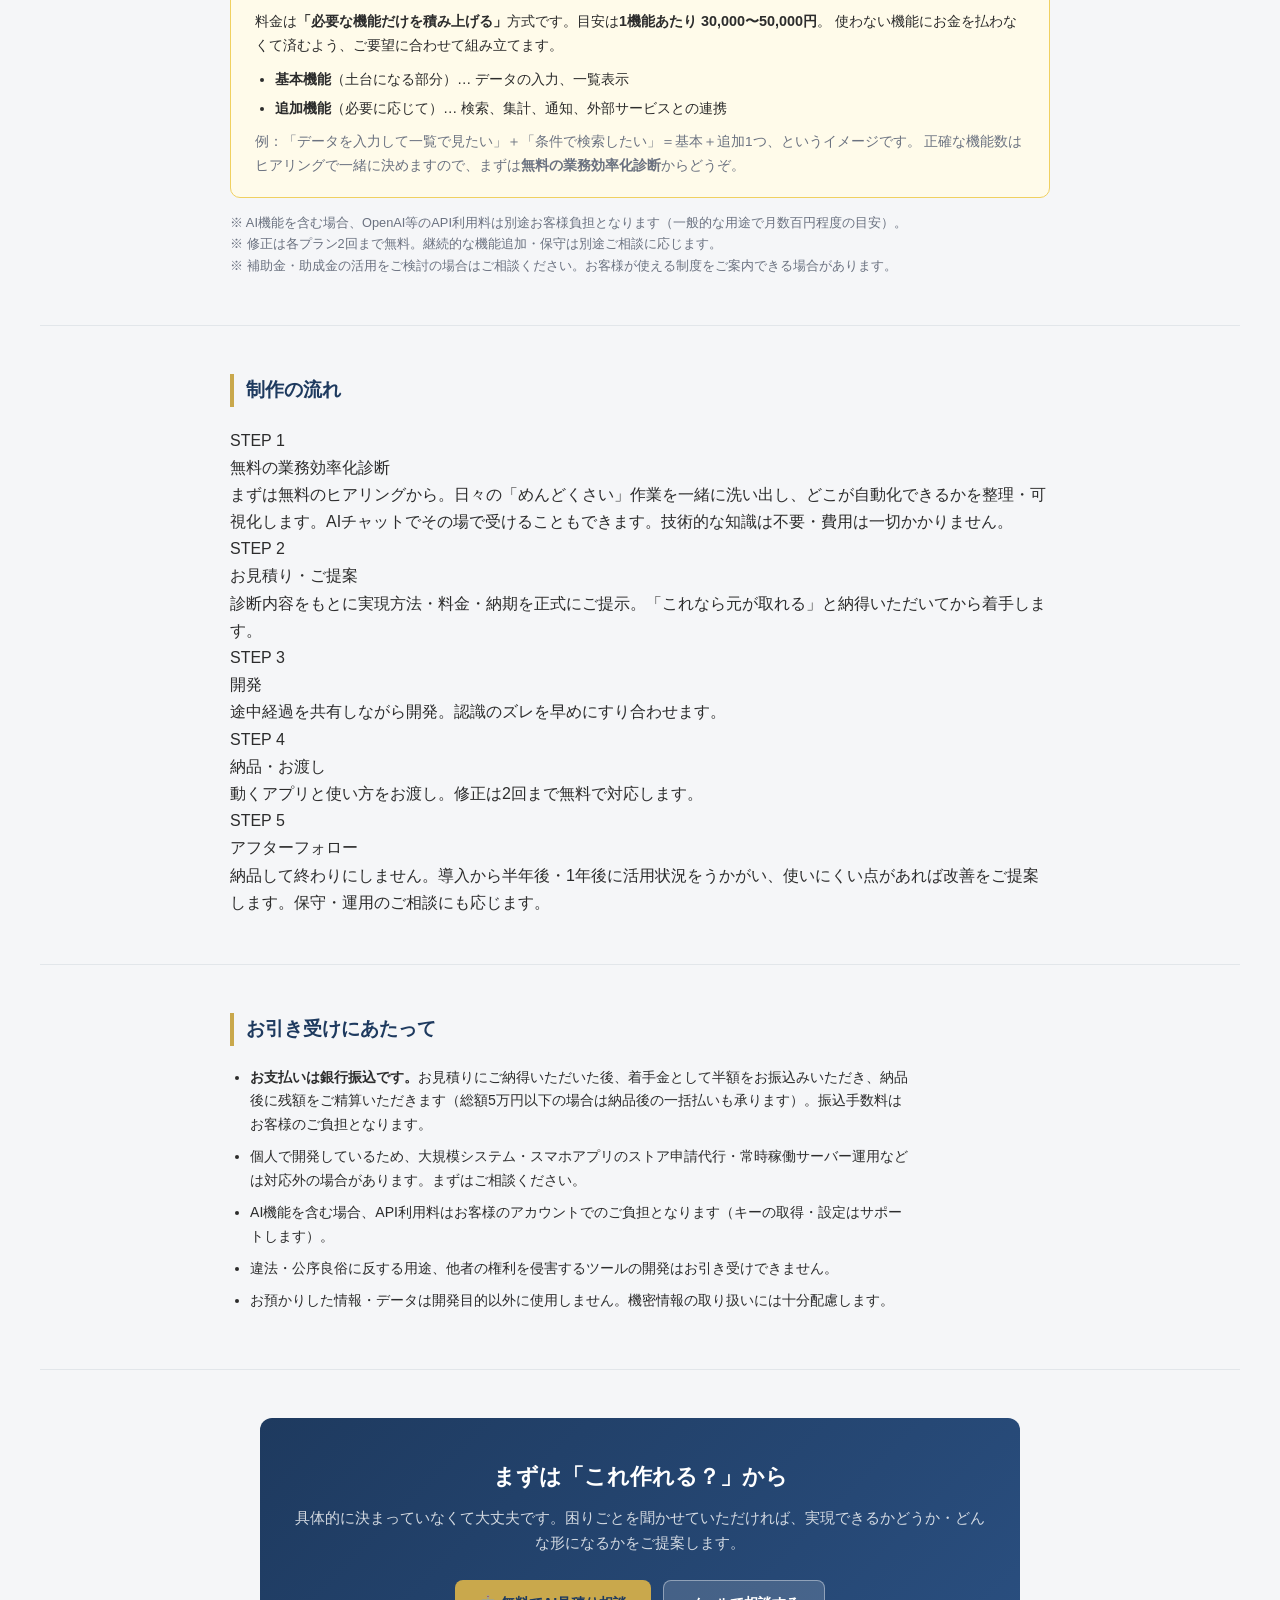
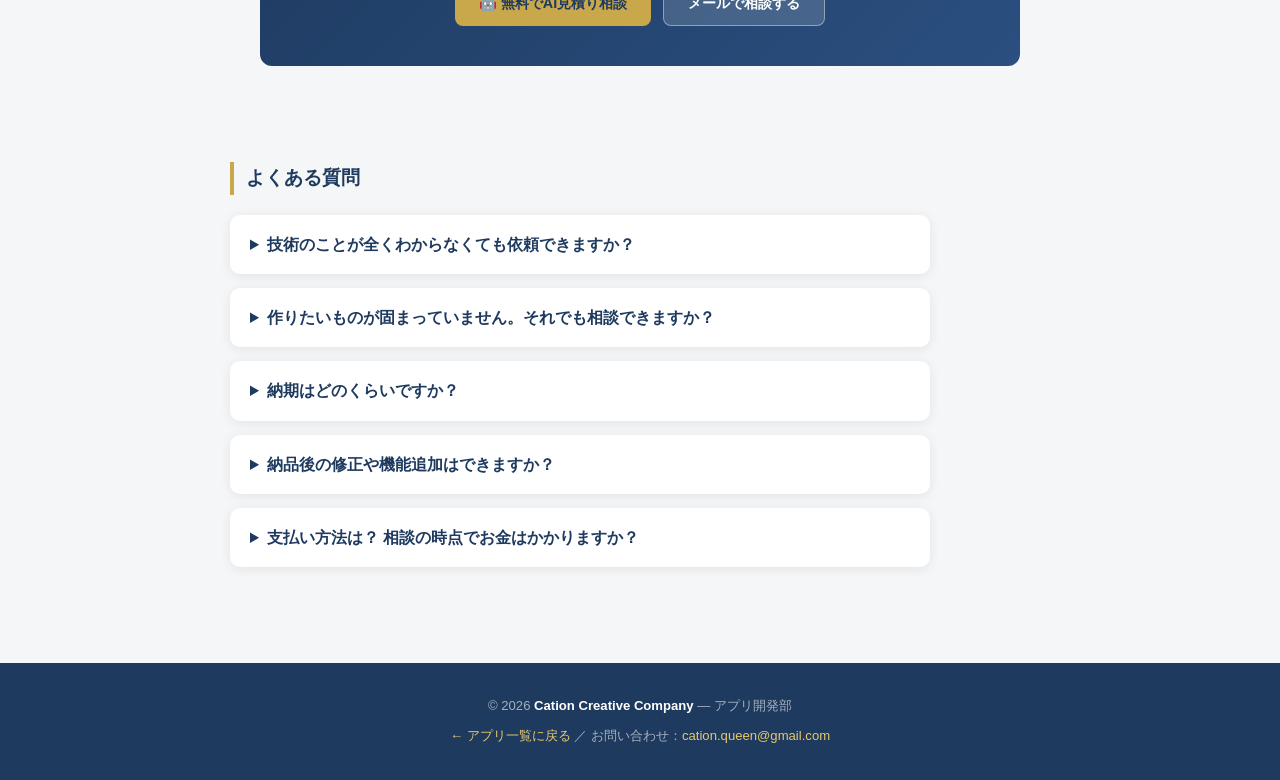
<file: develop.html>
<!DOCTYPE html>
<html lang="ja">
<head>
  <meta charset="UTF-8">
  <meta name="viewport" content="width=device-width, initial-scale=1.0">
  <title>アプリ開発のご依頼 | Cation Creative Company アプリ開発部</title>
  <meta name="description" content="あなた専用の業務効率化ツール・AI活用アプリ・デスクトップアプリを開発します。専門用語に強いカスタム翻訳アプリや軽量ツールの開発実績あり。Python / Electron / OpenAI API対応。">
  <meta name="keywords" content="アプリ開発, 受託開発, 業務効率化, 自動化ツール, デスクトップアプリ, AIツール, ChatGPT API, Python, 個人開発, ココナラ">
  <link rel="stylesheet" href="style.css">
  <style>
    /* ご依頼ページ専用スタイル */
    .lead-block { max-width: 680px; font-size: 0.96rem; margin-bottom: 24px; }

    .can-grid {
      display: grid;
      grid-template-columns: repeat(auto-fill, minmax(220px, 1fr));
      gap: 16px;
      margin-top: 20px;
    }
    .can-card {
      background: var(--bg-white);
      border-radius: 10px;
      padding: 20px 18px;
      box-shadow: var(--shadow);
    }
    .can-card .can-icon { font-size: 26px; margin-bottom: 8px; }
    .can-card .can-title { font-weight: 700; color: var(--navy); font-size: 0.95rem; margin-bottom: 6px; }
    .can-card .can-desc { font-size: 0.82rem; color: var(--text-muted); }

    /* 実績 */
    .work-grid {
      display: grid;
      grid-template-columns: repeat(auto-fill, minmax(240px, 1fr));
      gap: 20px;
      margin-top: 20px;
    }
    .work-card {
      background: var(--bg-white);
      border-radius: 12px;
      padding: 22px 20px;
      box-shadow: var(--shadow);
      display: flex;
      flex-direction: column;
      gap: 10px;
      transition: transform 0.2s, box-shadow 0.2s;
    }
    .work-card:hover { transform: translateY(-4px); box-shadow: var(--shadow-hover); }
    .work-card .work-badge {
      align-self: flex-start;
      font-size: 11px;
      padding: 3px 10px;
      border-radius: 20px;
      font-weight: 600;
      background: #d4f0df;
      color: #1a7a40;
    }
    .work-card .work-badge.wip { background: #fde8c8; color: #9a5c00; }
    .work-card .work-name { font-weight: 700; color: var(--navy); font-size: 1.05rem; }
    .work-card .work-desc { font-size: 0.85rem; color: var(--text-muted); flex: 1; }

    /* 料金プラン */
    .price-grid {
      display: grid;
      grid-template-columns: repeat(auto-fit, minmax(240px, 1fr));
      gap: 20px;
      margin-top: 20px;
    }
    .price-card {
      background: var(--bg-white);
      border-radius: 12px;
      padding: 28px 24px;
      box-shadow: var(--shadow);
      display: flex;
      flex-direction: column;
      gap: 8px;
      position: relative;
      border: 1.5px solid var(--border);
    }
    .price-card.recommend { border: 2px solid var(--gold); }
    .price-card .price-tag {
      position: absolute; top: -12px; right: 16px;
      background: var(--gold); color: var(--navy);
      font-size: 11px; font-weight: 700; padding: 4px 12px; border-radius: 20px;
    }
    .price-card .plan-name { font-weight: 700; color: var(--navy); font-size: 1.1rem; }
    .price-card .plan-price { font-size: 1.5rem; font-weight: 800; color: var(--gold); }
    .price-card .plan-price small { font-size: 0.8rem; color: var(--text-muted); font-weight: 600; }
    .price-card .plan-for { font-size: 0.82rem; color: var(--text-muted); margin-bottom: 8px; }
    .price-card ul {
      list-style: none; font-size: 0.84rem; display: flex; flex-direction: column; gap: 6px;
    }
    .price-card ul li::before { content: "✓ "; color: var(--gold); font-weight: 700; }
    .price-note { font-size: 0.8rem; color: var(--text-muted); margin-top: 14px; }

    /* CTA */
    .cta-box {
      background: linear-gradient(135deg, var(--navy) 0%, var(--navy-light) 100%);
      color: #fff;
      border-radius: var(--radius);
      padding: 40px 32px;
      text-align: center;
      max-width: 760px;
      margin: 0 auto;
    }
    .cta-box h2 { color: #fff; border: none; padding: 0; font-size: 1.4rem; margin-bottom: 10px; }
    .cta-box p { font-size: 0.92rem; color: rgba(255,255,255,0.8); margin-bottom: 24px; }
    .cta-actions { display: flex; gap: 12px; justify-content: center; flex-wrap: wrap; }

    .note-list { max-width: 680px; font-size: 0.88rem; padding-left: 20px; color: var(--text); }
    .note-list li { margin-bottom: 8px; }

    /* ===== AI見積り相談チャット ===== */
    .estimate-overlay {
      position: fixed; inset: 0; z-index: 1000;
      background: rgba(20, 32, 53, 0.55);
      display: none; align-items: center; justify-content: center;
      padding: 16px;
    }
    .estimate-overlay.open { display: flex; }
    .estimate-modal {
      background: var(--bg-white);
      width: 100%; max-width: 480px; height: 80vh; max-height: 640px;
      border-radius: 16px; box-shadow: var(--shadow-hover);
      display: flex; flex-direction: column; overflow: hidden;
    }
    .estimate-head {
      background: linear-gradient(135deg, var(--navy), var(--navy-light));
      color: #fff; padding: 14px 18px;
      display: flex; align-items: center; justify-content: space-between; flex-shrink: 0;
    }
    .estimate-head .est-title { font-weight: 700; font-size: 0.98rem; }
    .estimate-head .est-sub { font-size: 0.72rem; color: rgba(255,255,255,0.7); }
    .estimate-close {
      background: rgba(255,255,255,0.15); color: #fff; border: none;
      width: 30px; height: 30px; border-radius: 8px; cursor: pointer; font-size: 18px; line-height: 1;
    }
    .estimate-close:hover { background: rgba(255,255,255,0.3); }
    .estimate-body {
      flex: 1; overflow-y: auto; padding: 16px;
      display: flex; flex-direction: column; gap: 12px;
      background: var(--bg);
    }
    .est-msg { display: flex; gap: 8px; max-width: 88%; }
    .est-msg .est-bubble {
      padding: 10px 14px; border-radius: 14px; font-size: 0.88rem; line-height: 1.6;
      white-space: pre-wrap; word-break: break-word;
    }
    .est-msg.ai { align-self: flex-start; }
    .est-msg.ai .est-bubble { background: var(--bg-white); color: var(--text); box-shadow: var(--shadow); border-bottom-left-radius: 4px; }
    .est-msg.me { align-self: flex-end; }
    .est-msg.me .est-bubble { background: var(--navy); color: #fff; border-bottom-right-radius: 4px; }
    .est-typing { font-size: 0.8rem; color: var(--text-muted); padding: 0 4px; }
    .estimate-actions {
      padding: 10px 14px; border-top: 1px solid var(--border); background: var(--bg-white);
      display: none; gap: 8px; flex-wrap: wrap; flex-shrink: 0;
    }
    .estimate-actions.show { display: flex; }
    .estimate-actions .btn { padding: 8px 14px; font-size: 0.8rem; flex: 1; min-width: 130px; }
    .estimate-input {
      display: flex; gap: 8px; padding: 12px; border-top: 1px solid var(--border);
      background: var(--bg-white); flex-shrink: 0;
    }
    .estimate-input textarea {
      flex: 1; resize: none; border: 1.5px solid var(--border); border-radius: 10px;
      padding: 9px 12px; font-size: 0.88rem; font-family: inherit; line-height: 1.5; max-height: 96px;
    }
    .estimate-input textarea:focus { outline: none; border-color: var(--gold); }
    .estimate-send {
      background: var(--gold); color: var(--navy); border: none; border-radius: 10px;
      padding: 0 16px; font-weight: 700; cursor: pointer; font-size: 0.88rem;
    }
    .estimate-send:hover { background: var(--gold-light); }
    .estimate-send:disabled { background: var(--border); color: var(--text-muted); cursor: not-allowed; }
    .estimate-note { font-size: 0.68rem; color: var(--text-muted); text-align: center; padding: 0 12px 8px; background: var(--bg-white); }
    @media (max-width: 720px) {
      .estimate-modal { height: 92vh; max-height: none; max-width: none; }
    }
  </style>
</head>
<body>

<header>
  <div class="header-logo">
    <div class="logo-mark">CCC</div>
    <div>
      <div class="logo-text">Cation Creative Company</div>
      <div class="logo-sub">アプリ開発部</div>
    </div>
  </div>
  <nav>
    <a href="index.html">ホーム</a>
    <a href="#can">できること</a>
    <a href="#works">実績</a>
    <a href="#price">料金</a>
    <a href="#flow">制作の流れ</a>
    <a href="#contact">ご依頼</a>
  </nav>
</header>

<!-- Hero -->
<section class="detail-hero" style="background:linear-gradient(135deg,#142a45,#1e3a5f,#2a4f80);">
  <div class="detail-hero-inner" style="display:block;">
    <div class="breadcrumb"><a href="index.html">ホーム</a><span>›</span>アプリ開発のご依頼</div>
    <h1>あなたの「あったらいいな」を、<br>ちょうどいいアプリに。</h1>
    <div class="tagline">既製ツールでは届かないニッチな課題に、専用アプリで応える受託開発サービスです。</div>
    <p style="font-size:0.9rem;color:rgba(255,255,255,0.7);max-width:560px;margin:8px 0 24px;">
      「毎回の手作業を自動化したい」「専門分野に対応した翻訳ツールがほしい」「市販ソフトは多機能すぎて使いづらい」——
      そんな"自分だけの一本"を、実際に動く形でお作りします。
    </p>
    <div style="display:flex;gap:12px;flex-wrap:wrap;">
      <a href="#contact" class="btn btn-primary">相談・依頼する</a>
      <a href="#works" class="btn" style="background:rgba(255,255,255,0.15);color:#fff;border:1.5px solid rgba(255,255,255,0.4);">開発実績を見る</a>
    </div>
  </div>
</section>

<!-- なぜCCCか -->
<div class="detail-section" id="why">
  <h2>個人スタジオだからできること</h2>
  <p class="lead-block">
    CCCアプリ開発部は、「必要な人に、ちょうどいいアプリを」をモットーにした小さなアプリスタジオです。
    大手の受託開発のような大規模システムではなく、<strong>個人や小さなチームの"地味だが切実な不便"を、過不足のないアプリで解決する</strong>ことを得意としています。
  </p>
  <div class="can-grid">
    <div class="can-card">
      <div class="can-icon">🎯</div>
      <div class="can-title">ニッチに強い</div>
      <div class="can-desc">「こんな小さな需要、誰も作ってくれない」課題こそ歓迎。実際の現場の声から作ります。</div>
    </div>
    <div class="can-card">
      <div class="can-icon">🪶</div>
      <div class="can-title">過不足のない設計</div>
      <div class="can-desc">多機能で重いソフトではなく、あなたが使う機能だけに絞った軽い一本に仕上げます。</div>
    </div>
    <div class="can-card">
      <div class="can-icon">💬</div>
      <div class="can-title">非エンジニアにやさしい</div>
      <div class="can-desc">専門用語を使わずヒアリング。完成後の使い方も、わかる言葉で説明します。</div>
    </div>
    <div class="can-card">
      <div class="can-icon">⚙️</div>
      <div class="can-title">"動くもの"を納品</div>
      <div class="can-desc">企画書だけで終わらせません。実際に手元で動くアプリをお渡しします。</div>
    </div>
    <div class="can-card">
      <div class="can-icon">🤖</div>
      <div class="can-title">無料の業務効率化診断</div>
      <div class="can-desc">日々の「めんどくさい」作業を、AIとの対話で洗い出し・可視化。どこが自動化できるかを整理して、おおよその料金の目安までその場でご案内します。無料・登録不要です。</div>
      <button type="button" class="btn btn-primary" data-estimate-open style="margin-top:12px;width:100%;">🤖 無料でAI見積り相談</button>
    </div>
  </div>
</div>

<div class="divider"></div>

<!-- できること -->
<div class="detail-section" id="can">
  <h2>こんなものが作れます</h2>
  <p style="font-size:0.88rem;color:var(--text-muted);margin-bottom:4px;">対応分野の一例です。「これは作れる？」というご相談だけでも歓迎します。</p>
  <div class="can-grid">
    <div class="can-card">
      <div class="can-icon">🔁</div>
      <div class="can-title">業務効率化・自動化ツール</div>
      <div class="can-desc">繰り返しのExcel処理・ファイル整理・名前変更・データ変換などを自動化するツール。</div>
    </div>
    <div class="can-card">
      <div class="can-icon">🤖</div>
      <div class="can-title">AI活用ツール</div>
      <div class="can-desc">ChatGPT（OpenAI API）を組み込んだ翻訳・要約・分類・チャットなど、あなたの用途専用のAIツール。</div>
    </div>
    <div class="can-card">
      <div class="can-icon">📖</div>
      <div class="can-title">専門分野カスタム翻訳</div>
      <div class="can-desc">医療・法律・学術・信仰・ゲームなど、専門用語の辞書を育てられる翻訳アプリ。<span class="sr-only">宗教</span></div>
    </div>
    <div class="can-card">
      <div class="can-icon">🪟</div>
      <div class="can-title">Windowsデスクトップアプリ</div>
      <div class="can-desc">インストール不要のexe形式で配布できる、シンプルなWindows用アプリ。</div>
    </div>
    <div class="can-card">
      <div class="can-icon">📊</div>
      <div class="can-title">データ可視化ツール</div>
      <div class="can-desc">地図・グラフ・アニメーションでデータを「見える形」に。GPXルート・統計図・分布図など。</div>
    </div>
    <div class="can-card">
      <div class="can-icon">🌐</div>
      <div class="can-title">ブラウザで動く簡易ツール</div>
      <div class="can-desc">インストール不要・スマホ対応の小さなWebツール（タイマー・計算・変換など）。</div>
    </div>
  </div>
</div>

<div class="divider"></div>

<!-- 実績 -->
<div class="detail-section" id="works">
  <h2>開発実績</h2>
  <p style="font-size:0.88rem;color:var(--text-muted);margin-bottom:4px;">実際に作って、動いているアプリです。下記は手元で・ブラウザですぐ確認できます。</p>
  <div class="work-grid">

    <div class="work-card">
      <span class="work-badge">Web公開中・体験可</span>
      <div class="work-name">⏱ CustomTimer</div>
      <div class="work-desc">ポモドーロ等4プリセット＋自由追加できる無料Webタイマー。インストール不要・スマホ/PC対応。通知・周回カウント対応。</div>
      <a href="../CustomTimer係/index.html" class="btn btn-primary" style="align-self:flex-start;">今すぐ試す</a>
    </div>

    <div class="work-card">
      <span class="work-badge">配布・実利用中</span>
      <div class="work-name">📖 CustomTranslater</div>
      <div class="work-desc">専門用語の辞書を自分で育てられるAIカスタム翻訳アプリ（Windows / exe）。実際の利用者に向けて開発・納品した実績あり。</div>
      <a href="apps/customtranslater.html" class="btn btn-outline" style="align-self:flex-start;">詳細を見る</a>
    </div>

    <div class="work-card">
      <span class="work-badge">納品実績</span>
      <div class="work-name">🗾 歴史地図の可視化</div>
      <div class="work-desc">境界データ（GeoJSON）＋Pythonで、歴史上の勢力図を自動作図。年代違いの地図を量産するパイプラインを構築した実績。</div>
    </div>

    <div class="work-card">
      <span class="work-badge wip">開発中</span>
      <div class="work-name">🎬 CustomMovieMaker ほか</div>
      <div class="work-desc">軽量Windows動画編集アプリ、Android向け音声アプリ、GPXルート可視化アプリなどを開発中。Python / Electron / Kotlin / FastAPI に対応。</div>
    </div>

  </div>
</div>

<div class="divider"></div>

<!-- 料金 -->
<div class="detail-section" id="price">
  <h2>料金プラン（目安）</h2>
  <p style="font-size:0.88rem;color:var(--text-muted);margin-bottom:4px;">
    内容により変動します。まずはご相談ください。正式なお見積りはヒアリング後にご提示します。
  </p>
  <div class="price-grid">

    <div class="price-card">
      <div class="plan-name">ライト</div>
      <div class="plan-price">¥15,000<small>〜</small></div>
      <div class="plan-for">単機能の自動化ツール・小さなスクリプト</div>
      <ul>
        <li>ファイル処理・変換などの自動化</li>
        <li>1〜2機能のシンプルなツール</li>
        <li>動作する形でお渡し</li>
      </ul>
    </div>

    <div class="price-card recommend">
      <div class="price-tag">人気</div>
      <div class="plan-name">スタンダード</div>
      <div class="plan-price">¥50,000<small>〜</small></div>
      <div class="plan-for">GUI付きデスクトップアプリ・AI組込ツール</div>
      <ul>
        <li>画面付きWindowsアプリ（exe配布）</li>
        <li>AI（OpenAI API）組み込み対応</li>
        <li>カスタム辞書・設定機能など</li>
        <li>簡単な使い方マニュアル付き</li>
      </ul>
    </div>

    <div class="price-card">
      <div class="plan-name">プレミアム</div>
      <div class="plan-price">¥120,000<small>〜</small></div>
      <div class="plan-for">多機能アプリ・配布形式・継続サポート</div>
      <ul>
        <li>複数機能の本格的なアプリ</li>
        <li>インストーラー／配布形式の整備</li>
        <li>納品後のサポート・改修対応</li>
        <li>仕様書・ドキュメント整備</li>
      </ul>
    </div>

  </div>
  <div class="requirement-box" style="margin-top:24px;">
    <h3>「1機能」ってどのくらい？（料金の考え方）</h3>
    <p style="margin-bottom:10px;">
      料金は<strong>「必要な機能だけを積み上げる」</strong>方式です。目安は<strong>1機能あたり 30,000〜50,000円</strong>。
      使わない機能にお金を払わなくて済むよう、ご要望に合わせて組み立てます。
    </p>
    <ul>
      <li><strong>基本機能</strong>（土台になる部分）… データの入力、一覧表示</li>
      <li><strong>追加機能</strong>（必要に応じて）… 検索、集計、通知、外部サービスとの連携</li>
    </ul>
    <p style="margin-top:10px;font-size:0.85rem;color:var(--text-muted);">
      例：「データを入力して一覧で見たい」＋「条件で検索したい」＝基本＋追加1つ、というイメージです。
      正確な機能数はヒアリングで一緒に決めますので、まずは<strong>無料の業務効率化診断</strong>からどうぞ。
    </p>
  </div>
  <p class="price-note">
    ※ AI機能を含む場合、OpenAI等のAPI利用料は別途お客様負担となります（一般的な用途で月数百円程度の目安）。<br>
    ※ 修正は各プラン2回まで無料。継続的な機能追加・保守は別途ご相談に応じます。<br>
    ※ 補助金・助成金の活用をご検討の場合はご相談ください。お客様が使える制度をご案内できる場合があります。
  </p>
</div>

<div class="divider"></div>

<!-- 制作の流れ -->
<div class="detail-section" id="flow">
  <h2>制作の流れ</h2>
  <div class="flow-steps">
    <div class="flow-step">
      <div class="step-num">STEP 1</div>
      <div class="step-title">無料の業務効率化診断</div>
      <div class="step-desc">まずは無料のヒアリングから。日々の「めんどくさい」作業を一緒に洗い出し、どこが自動化できるかを整理・可視化します。AIチャットでその場で受けることもできます。技術的な知識は不要・費用は一切かかりません。</div>
    </div>
    <div class="flow-step">
      <div class="step-num">STEP 2</div>
      <div class="step-title">お見積り・ご提案</div>
      <div class="step-desc">診断内容をもとに実現方法・料金・納期を正式にご提示。「これなら元が取れる」と納得いただいてから着手します。</div>
    </div>
    <div class="flow-step">
      <div class="step-num">STEP 3</div>
      <div class="step-title">開発</div>
      <div class="step-desc">途中経過を共有しながら開発。認識のズレを早めにすり合わせます。</div>
    </div>
    <div class="flow-step">
      <div class="step-num">STEP 4</div>
      <div class="step-title">納品・お渡し</div>
      <div class="step-desc">動くアプリと使い方をお渡し。修正は2回まで無料で対応します。</div>
    </div>
    <div class="flow-step">
      <div class="step-num">STEP 5</div>
      <div class="step-title">アフターフォロー</div>
      <div class="step-desc">納品して終わりにしません。導入から半年後・1年後に活用状況をうかがい、使いにくい点があれば改善をご提案します。保守・運用のご相談にも応じます。</div>
    </div>
  </div>
</div>

<div class="divider"></div>

<!-- 注意事項 -->
<div class="detail-section" id="notes">
  <h2>お引き受けにあたって</h2>
  <ul class="note-list">
    <li><strong>お支払いは銀行振込です。</strong>お見積りにご納得いただいた後、着手金として半額をお振込みいただき、納品後に残額をご精算いただきます（総額5万円以下の場合は納品後の一括払いも承ります）。振込手数料はお客様のご負担となります。</li>
    <li>個人で開発しているため、大規模システム・スマホアプリのストア申請代行・常時稼働サーバー運用などは対応外の場合があります。まずはご相談ください。</li>
    <li>AI機能を含む場合、API利用料はお客様のアカウントでのご負担となります（キーの取得・設定はサポートします）。</li>
    <li>違法・公序良俗に反する用途、他者の権利を侵害するツールの開発はお引き受けできません。</li>
    <li>お預かりした情報・データは開発目的以外に使用しません。機密情報の取り扱いには十分配慮します。</li>
  </ul>
</div>

<div class="divider"></div>

<!-- CTA / お問い合わせ -->
<div class="detail-section" id="contact">
  <div class="cta-box">
    <h2>まずは「これ作れる？」から</h2>
    <p>具体的に決まっていなくて大丈夫です。困りごとを聞かせていただければ、実現できるかどうか・どんな形になるかをご提案します。</p>
    <div class="cta-actions">
      <button type="button" class="btn btn-primary" data-estimate-open>🤖 無料でAI見積り相談</button>
      <a href="mailto:cation.queen@gmail.com?subject=アプリ開発のご相談&body=作りたいアプリ・困っていること：%0A%0Aご予算（任意）：%0A希望納期（任意）：%0A" class="btn" style="background:rgba(255,255,255,0.15);color:#fff;border:1.5px solid rgba(255,255,255,0.4);">メールで相談する</a>
    </div>
  </div>
</div>

<!-- FAQ -->
<div class="detail-section">
  <h2>よくある質問</h2>
  <div style="display:flex;flex-direction:column;gap:14px;max-width:700px;">

    <details style="background:var(--bg-white);border-radius:10px;padding:16px 20px;box-shadow:var(--shadow);">
      <summary style="font-weight:700;cursor:pointer;color:var(--navy);">技術のことが全くわからなくても依頼できますか？</summary>
      <p style="margin-top:10px;font-size:0.9rem;">はい。「何に困っているか」さえ教えていただければ大丈夫です。実現方法はこちらで考えてご提案します。専門用語を使わずにやり取りします。</p>
    </details>

    <details style="background:var(--bg-white);border-radius:10px;padding:16px 20px;box-shadow:var(--shadow);">
      <summary style="font-weight:700;cursor:pointer;color:var(--navy);">作りたいものが固まっていません。それでも相談できますか？</summary>
      <p style="margin-top:10px;font-size:0.9rem;">もちろんです。むしろ「ぼんやりした困りごと」を一緒に整理するところからお手伝いします。相談だけで費用は発生しません。</p>
    </details>

    <details style="background:var(--bg-white);border-radius:10px;padding:16px 20px;box-shadow:var(--shadow);">
      <summary style="font-weight:700;cursor:pointer;color:var(--navy);">納期はどのくらいですか？</summary>
      <p style="margin-top:10px;font-size:0.9rem;">内容によりますが、シンプルなツールで1〜2週間、GUI付きアプリで2〜4週間が目安です。ヒアリング後に正式な納期をお伝えします。</p>
    </details>

    <details style="background:var(--bg-white);border-radius:10px;padding:16px 20px;box-shadow:var(--shadow);">
      <summary style="font-weight:700;cursor:pointer;color:var(--navy);">納品後の修正や機能追加はできますか？</summary>
      <p style="margin-top:10px;font-size:0.9rem;">納品後の修正は2回まで無料です。それ以降の機能追加・保守は内容に応じて別途お見積りします。長くお使いいただけるようサポートします。</p>
    </details>

    <details style="background:var(--bg-white);border-radius:10px;padding:16px 20px;box-shadow:var(--shadow);">
      <summary style="font-weight:700;cursor:pointer;color:var(--navy);">支払い方法は？ 相談の時点でお金はかかりますか？</summary>
      <p style="margin-top:10px;font-size:0.9rem;">
        <strong>ご相談・お見積り・業務効率化診断は完全に無料です。</strong>費用が発生するのは、お見積りにご納得いただき、正式にご依頼いただいてからです。<br><br>
        お支払いは<strong>銀行振込</strong>で承ります。着手金として半額をお振込みいただき、納品後に残額をご精算いただく形です（総額5万円以下の場合は納品後の一括払いも可）。請求書はメールでお送りします。
      </p>
    </details>

  </div>
</div>

<footer>
  <p style="margin-bottom:8px;">&copy; 2026 <strong style="color:#fff;">Cation Creative Company</strong> — アプリ開発部</p>
  <p><a href="index.html">← アプリ一覧に戻る</a> ／ お問い合わせ：<a href="mailto:cation.queen@gmail.com">cation.queen@gmail.com</a></p>
</footer>

<!-- ===== AI見積り相談 モーダル ===== -->
<div class="estimate-overlay" id="estimateOverlay" aria-hidden="true">
  <div class="estimate-modal" role="dialog" aria-modal="true" aria-label="AI見積り相談">
    <div class="estimate-head">
      <div>
        <div class="est-title">🤖 無料の業務効率化診断</div>
        <div class="est-sub">「めんどくさい」作業を洗い出し、概算までご案内します</div>
      </div>
      <button type="button" class="estimate-close" id="estimateClose" aria-label="閉じる">×</button>
    </div>
    <div class="estimate-body" id="estimateBody"></div>
    <div class="estimate-actions" id="estimateActions">
      <a href="#" class="btn btn-primary" id="estMailBtn">この内容でメール相談</a>
    </div>
    <div class="estimate-input">
      <textarea id="estimateInput" rows="1" placeholder="作りたいもの・困っていることを入力…"></textarea>
      <button type="button" class="estimate-send" id="estimateSend">送信</button>
    </div>
    <div class="estimate-note">AIによる概算です。正式なお見積りはヒアリング後にご提示します。</div>
  </div>
</div>

<script>
(function () {
  // ▼▼ デプロイ後にWorkerのURLをここに設定（例: https://ccc-estimate-bot.xxxx.workers.dev）▼▼
  const WORKER_URL = "https://ccc-estimate-bot.cationqueen.workers.dev";

  const overlay  = document.getElementById("estimateOverlay");
  const bodyEl   = document.getElementById("estimateBody");
  const inputEl  = document.getElementById("estimateInput");
  const sendBtn  = document.getElementById("estimateSend");
  const closeBtn = document.getElementById("estimateClose");
  const actions  = document.getElementById("estimateActions");
  const mailBtn  = document.getElementById("estMailBtn");

  const GREETING =
    "こんにちは！アプリ開発部の「無料 業務効率化診断」アシスタントです。\n" +
    "毎日の仕事の中で\"これめんどくさいな\"と感じている作業を、ざっくりで大丈夫なので教えてください。\n" +
    "どこを自動化できそうか一緒に整理して、おおよその料金の目安までご案内します🙂（無料・登録不要です）";

  let convo = [];        // APIに送る会話履歴（user/assistant）
  let busy = false;
  let started = false;

  function addBubble(role, text) {
    const wrap = document.createElement("div");
    wrap.className = "est-msg " + (role === "user" ? "me" : "ai");
    const b = document.createElement("div");
    b.className = "est-bubble";
    b.textContent = text;
    wrap.appendChild(b);
    bodyEl.appendChild(wrap);
    bodyEl.scrollTop = bodyEl.scrollHeight;
    return b;
  }

  function openModal() {
    overlay.classList.add("open");
    overlay.setAttribute("aria-hidden", "false");
    if (!started) {
      started = true;
      addBubble("assistant", GREETING);
    }
    setTimeout(() => inputEl.focus(), 50);
  }
  function closeModal() {
    overlay.classList.remove("open");
    overlay.setAttribute("aria-hidden", "true");
  }

  document.querySelectorAll("[data-estimate-open]").forEach((btn) =>
    btn.addEventListener("click", openModal)
  );
  closeBtn.addEventListener("click", closeModal);
  overlay.addEventListener("click", (e) => { if (e.target === overlay) closeModal(); });
  document.addEventListener("keydown", (e) => {
    if (e.key === "Escape" && overlay.classList.contains("open")) closeModal();
  });

  // 入力欄の自動リサイズ
  inputEl.addEventListener("input", () => {
    inputEl.style.height = "auto";
    inputEl.style.height = Math.min(inputEl.scrollHeight, 96) + "px";
  });
  inputEl.addEventListener("keydown", (e) => {
    if (e.key === "Enter" && !e.shiftKey) { e.preventDefault(); send(); }
  });
  sendBtn.addEventListener("click", send);

  function setBusy(b) {
    busy = b;
    sendBtn.disabled = b;
    inputEl.disabled = b;
  }

  function updateMailLink() {
    const userMsgs = convo.filter((m) => m.role === "user").map((m) => "・" + m.content);
    const lastAi = [...convo].reverse().find((m) => m.role === "assistant");
    const body =
      "【AI見積り相談の内容】\n\n" +
      "■ ご相談内容（お客様の入力）\n" + userMsgs.join("\n") + "\n\n" +
      "■ AIによる整理・概算\n" + (lastAi ? lastAi.content : "") + "\n\n" +
      "──────────\n" +
      "※この内容で正式なお見積り・ご相談を希望します。";
    mailBtn.href =
      "mailto:cation.queen@gmail.com" +
      "?subject=" + encodeURIComponent("アプリ開発のご相談（AI見積り相談より）") +
      "&body=" + encodeURIComponent(body);
    actions.classList.add("show");
  }

  async function send() {
    const text = inputEl.value.trim();
    if (!text || busy) return;

    if (!WORKER_URL) {
      addBubble("user", text);
      inputEl.value = "";
      inputEl.style.height = "auto";
      addBubble("assistant",
        "ただいまAI相談機能は準備中です🙏\n" +
        "お手数ですが、ページ下部の「メールで相談する」からお気軽にご連絡ください。");
      return;
    }

    addBubble("user", text);
    convo.push({ role: "user", content: text });
    inputEl.value = "";
    inputEl.style.height = "auto";
    setBusy(true);

    const aiBubble = addBubble("assistant", "");
    aiBubble.parentElement.querySelector(".est-bubble").textContent = "…";
    let answer = "";

    try {
      const res = await fetch(WORKER_URL.replace(/\/$/, "") + "/chat", {
        method: "POST",
        headers: { "Content-Type": "application/json" },
        body: JSON.stringify({ messages: convo }),
      });

      if (!res.ok || !res.body) {
        let msg = "通信エラーが発生しました。少し時間をおいてお試しください。";
        try { const j = await res.json(); if (j.error) msg = j.error; } catch (_) {}
        aiBubble.textContent = msg;
        setBusy(false);
        return;
      }

      const reader = res.body.getReader();
      const decoder = new TextDecoder();
      let buf = "";
      aiBubble.textContent = "";

      while (true) {
        const { value, done } = await reader.read();
        if (done) break;
        buf += decoder.decode(value, { stream: true });
        const parts = buf.split("\n\n");
        buf = parts.pop();
        for (const part of parts) {
          const line = part.trim();
          if (!line.startsWith("data:")) continue;
          let data;
          try { data = JSON.parse(line.slice(5).trim()); } catch (_) { continue; }
          if (data.text) {
            answer += data.text;
            aiBubble.textContent = answer;
            bodyEl.scrollTop = bodyEl.scrollHeight;
          } else if (data.error) {
            aiBubble.textContent = data.error;
          }
        }
      }

      if (answer) {
        convo.push({ role: "assistant", content: answer });
        updateMailLink();
      } else if (!aiBubble.textContent) {
        aiBubble.textContent = "応答を取得できませんでした。もう一度お試しください。";
      }
    } catch (e) {
      aiBubble.textContent = "通信エラーが発生しました。少し時間をおいてお試しください。";
    } finally {
      setBusy(false);
      inputEl.focus();
    }
  }
})();
</script>

</body>
</html>
</file>
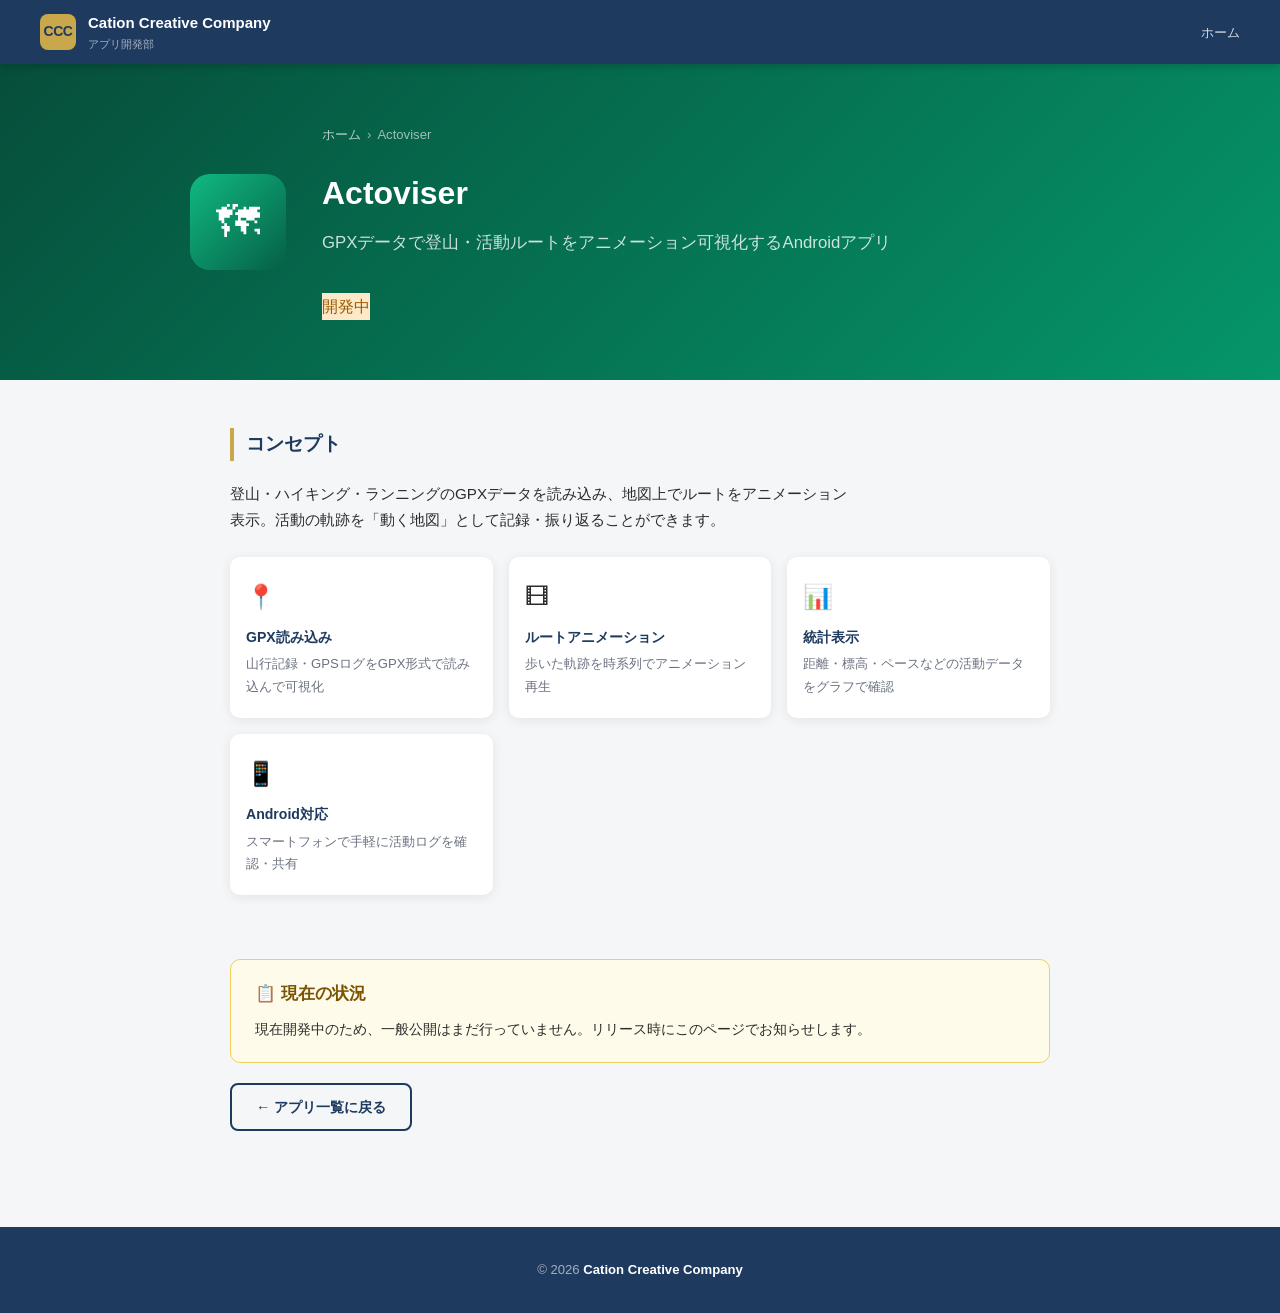
<file: apps/actoviser.html>
<!DOCTYPE html>
<html lang="ja">
<head>
  <meta charset="UTF-8">
  <meta name="viewport" content="width=device-width, initial-scale=1.0">
  <title>Actoviser（開発中） | CCC</title>
  <link rel="stylesheet" href="../style.css">
</head>
<body>

<header>
  <div class="header-logo">
    <div class="logo-mark">CCC</div>
    <div>
      <div class="logo-text">Cation Creative Company</div>
      <div class="logo-sub">アプリ開発部</div>
    </div>
  </div>
  <nav>
    <a href="../index.html">ホーム</a>
  </nav>
</header>

<section class="detail-hero" style="background:linear-gradient(135deg,#064e3b,#059669);">
  <div class="detail-hero-inner">
    <div class="app-icon icon-actoviser" style="width:96px;height:96px;font-size:44px;border-radius:20px;">🗺</div>
    <div>
      <div class="breadcrumb"><a href="../index.html">ホーム</a><span>›</span>Actoviser</div>
      <h1>Actoviser</h1>
      <div class="tagline">GPXデータで登山・活動ルートをアニメーション可視化するAndroidアプリ</div>
      <span class="badge badge-wip" style="position:static;display:inline-block;margin-top:12px;">開発中</span>
    </div>
  </div>
</section>

<div class="detail-section">
  <h2>コンセプト</h2>
  <p style="font-size:0.95rem;max-width:620px;">登山・ハイキング・ランニングのGPXデータを読み込み、地図上でルートをアニメーション表示。活動の軌跡を「動く地図」として記録・振り返ることができます。</p>

  <div class="feature-grid" style="margin-top:24px;">
    <div class="feature-item">
      <div class="feature-icon">📍</div>
      <div class="feature-name">GPX読み込み</div>
      <div class="feature-desc">山行記録・GPSログをGPX形式で読み込んで可視化</div>
    </div>
    <div class="feature-item">
      <div class="feature-icon">🎞</div>
      <div class="feature-name">ルートアニメーション</div>
      <div class="feature-desc">歩いた軌跡を時系列でアニメーション再生</div>
    </div>
    <div class="feature-item">
      <div class="feature-icon">📊</div>
      <div class="feature-name">統計表示</div>
      <div class="feature-desc">距離・標高・ペースなどの活動データをグラフで確認</div>
    </div>
    <div class="feature-item">
      <div class="feature-icon">📱</div>
      <div class="feature-name">Android対応</div>
      <div class="feature-desc">スマートフォンで手軽に活動ログを確認・共有</div>
    </div>
  </div>
</div>

<div class="detail-section" style="padding-top:0;">
  <div class="requirement-box">
    <h3>📋 現在の状況</h3>
    <p>現在開発中のため、一般公開はまだ行っていません。リリース時にこのページでお知らせします。</p>
  </div>
  <div style="margin-top:20px;">
    <a href="../index.html" class="btn btn-outline">← アプリ一覧に戻る</a>
  </div>
</div>

<footer>
  <p>&copy; 2026 <strong style="color:#fff;">Cation Creative Company</strong></p>
</footer>
</body>
</html>
</file>
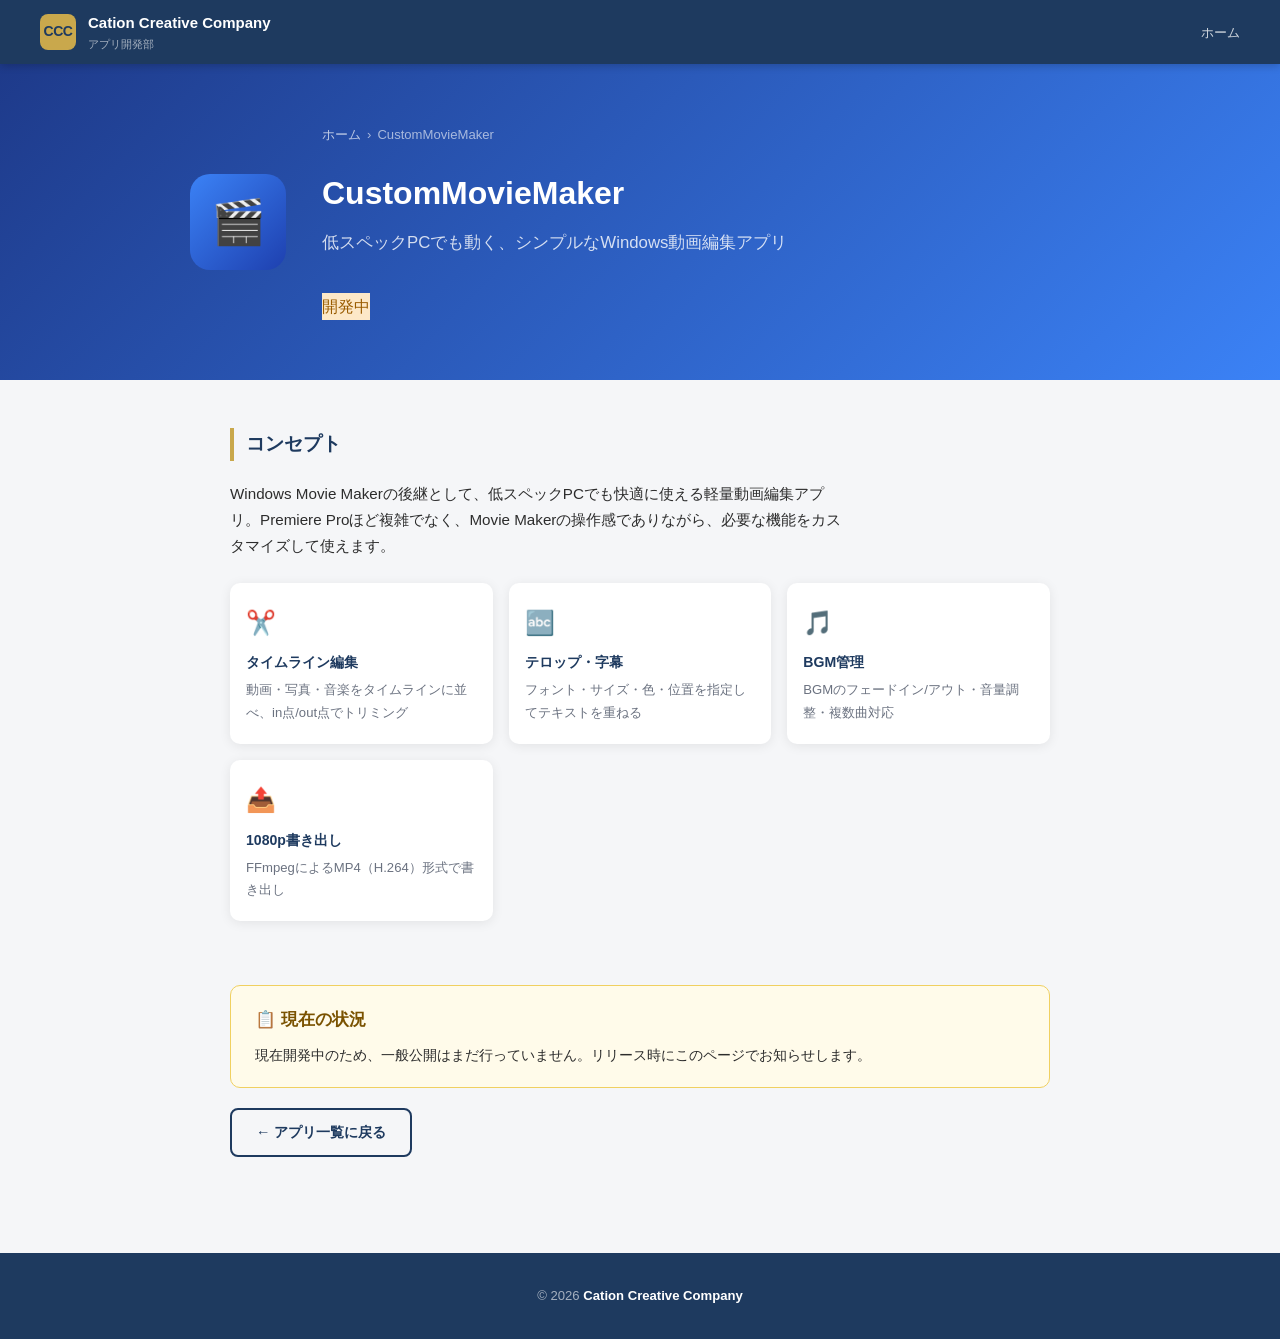
<file: apps/custommoviemaker.html>
<!DOCTYPE html>
<html lang="ja">
<head>
  <meta charset="UTF-8">
  <meta name="viewport" content="width=device-width, initial-scale=1.0">
  <title>CustomMovieMaker（開発中） | CCC</title>
  <link rel="stylesheet" href="../style.css">
</head>
<body>

<header>
  <div class="header-logo">
    <div class="logo-mark">CCC</div>
    <div>
      <div class="logo-text">Cation Creative Company</div>
      <div class="logo-sub">アプリ開発部</div>
    </div>
  </div>
  <nav>
    <a href="../index.html">ホーム</a>
  </nav>
</header>

<section class="detail-hero" style="background:linear-gradient(135deg,#1e3a8a,#3b82f6);">
  <div class="detail-hero-inner">
    <div class="app-icon icon-movie" style="width:96px;height:96px;font-size:44px;border-radius:20px;">🎬</div>
    <div>
      <div class="breadcrumb"><a href="../index.html">ホーム</a><span>›</span>CustomMovieMaker</div>
      <h1>CustomMovieMaker</h1>
      <div class="tagline">低スペックPCでも動く、シンプルなWindows動画編集アプリ</div>
      <span class="badge badge-wip" style="position:static;display:inline-block;margin-top:12px;">開発中</span>
    </div>
  </div>
</section>

<div class="detail-section">
  <h2>コンセプト</h2>
  <p style="font-size:0.95rem;max-width:620px;">Windows Movie Makerの後継として、低スペックPCでも快適に使える軽量動画編集アプリ。Premiere Proほど複雑でなく、Movie Makerの操作感でありながら、必要な機能をカスタマイズして使えます。</p>

  <div class="feature-grid" style="margin-top:24px;">
    <div class="feature-item">
      <div class="feature-icon">✂️</div>
      <div class="feature-name">タイムライン編集</div>
      <div class="feature-desc">動画・写真・音楽をタイムラインに並べ、in点/out点でトリミング</div>
    </div>
    <div class="feature-item">
      <div class="feature-icon">🔤</div>
      <div class="feature-name">テロップ・字幕</div>
      <div class="feature-desc">フォント・サイズ・色・位置を指定してテキストを重ねる</div>
    </div>
    <div class="feature-item">
      <div class="feature-icon">🎵</div>
      <div class="feature-name">BGM管理</div>
      <div class="feature-desc">BGMのフェードイン/アウト・音量調整・複数曲対応</div>
    </div>
    <div class="feature-item">
      <div class="feature-icon">📤</div>
      <div class="feature-name">1080p書き出し</div>
      <div class="feature-desc">FFmpegによるMP4（H.264）形式で書き出し</div>
    </div>
  </div>
</div>

<div class="detail-section" style="padding-top:0;">
  <div class="requirement-box">
    <h3>📋 現在の状況</h3>
    <p>現在開発中のため、一般公開はまだ行っていません。リリース時にこのページでお知らせします。</p>
  </div>
  <div style="margin-top:20px;">
    <a href="../index.html" class="btn btn-outline">← アプリ一覧に戻る</a>
  </div>
</div>

<footer>
  <p>&copy; 2026 <strong style="color:#fff;">Cation Creative Company</strong></p>
</footer>
</body>
</html>
</file>
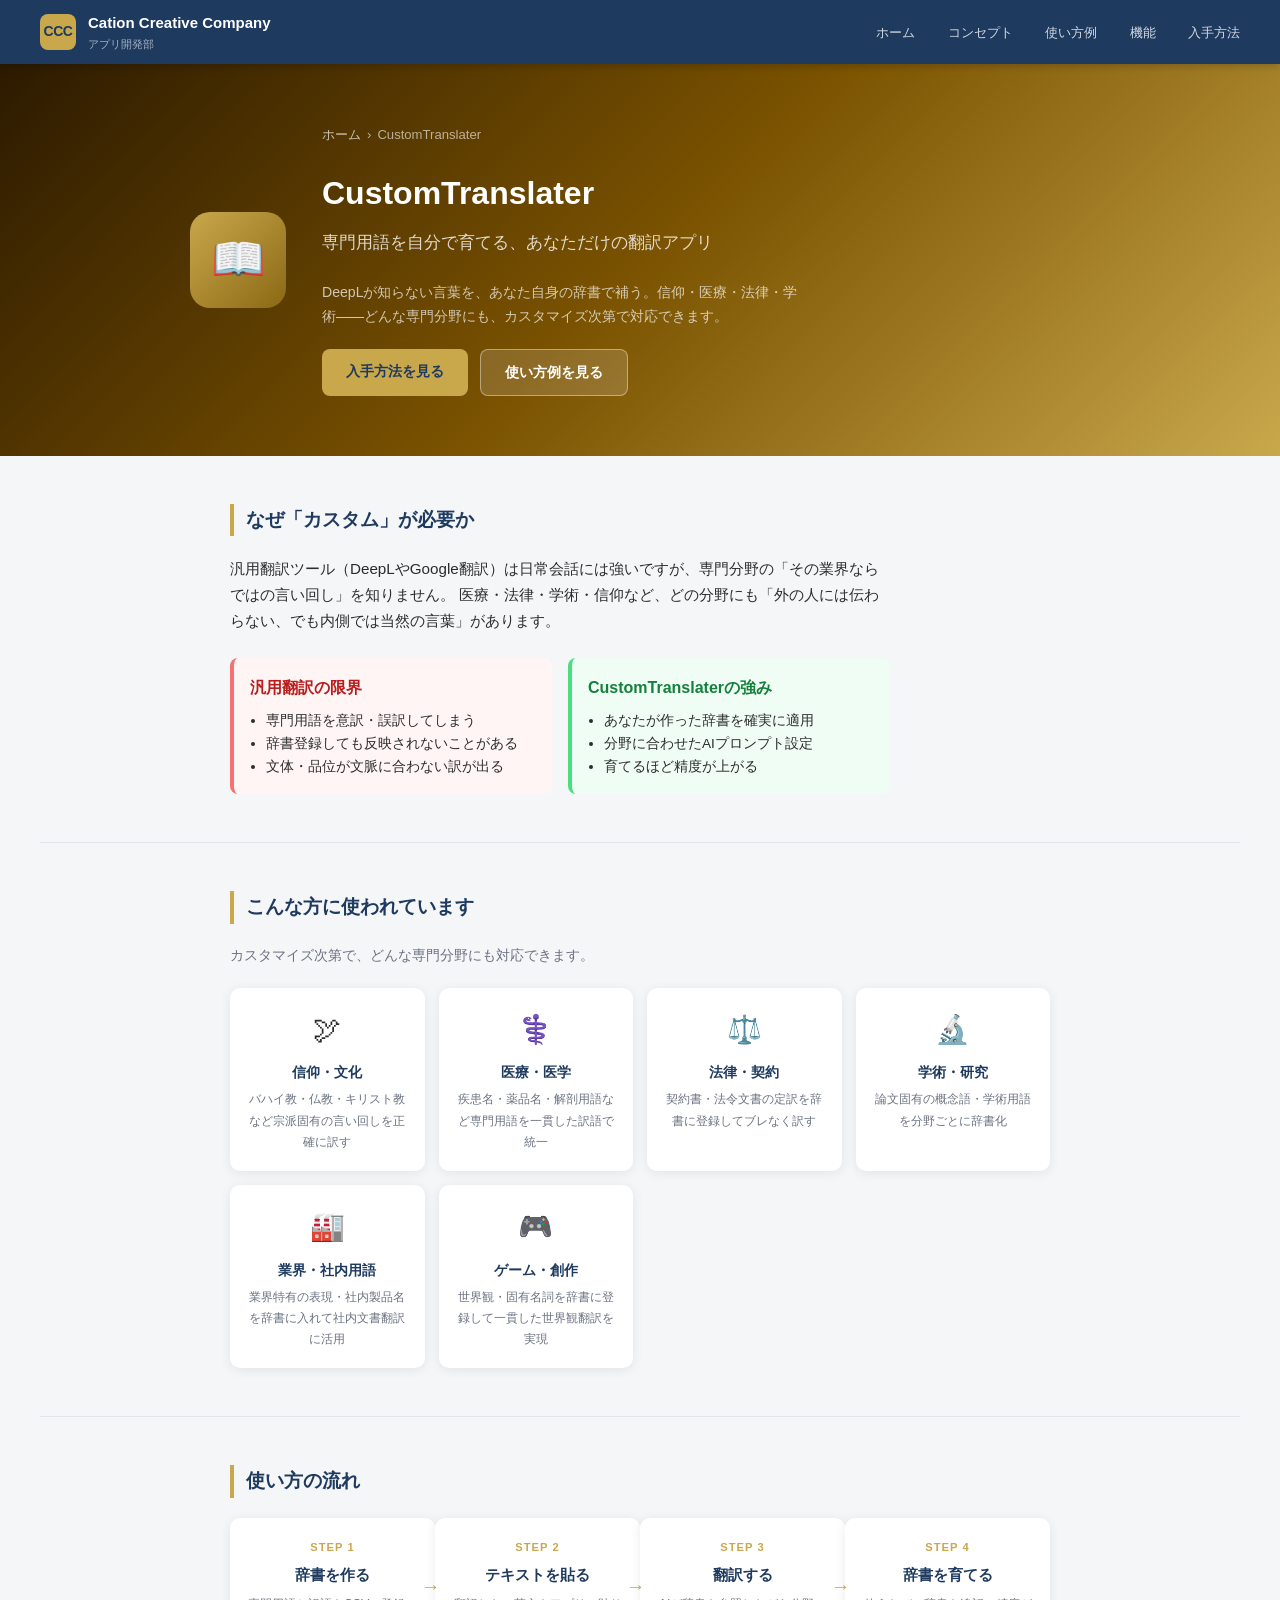
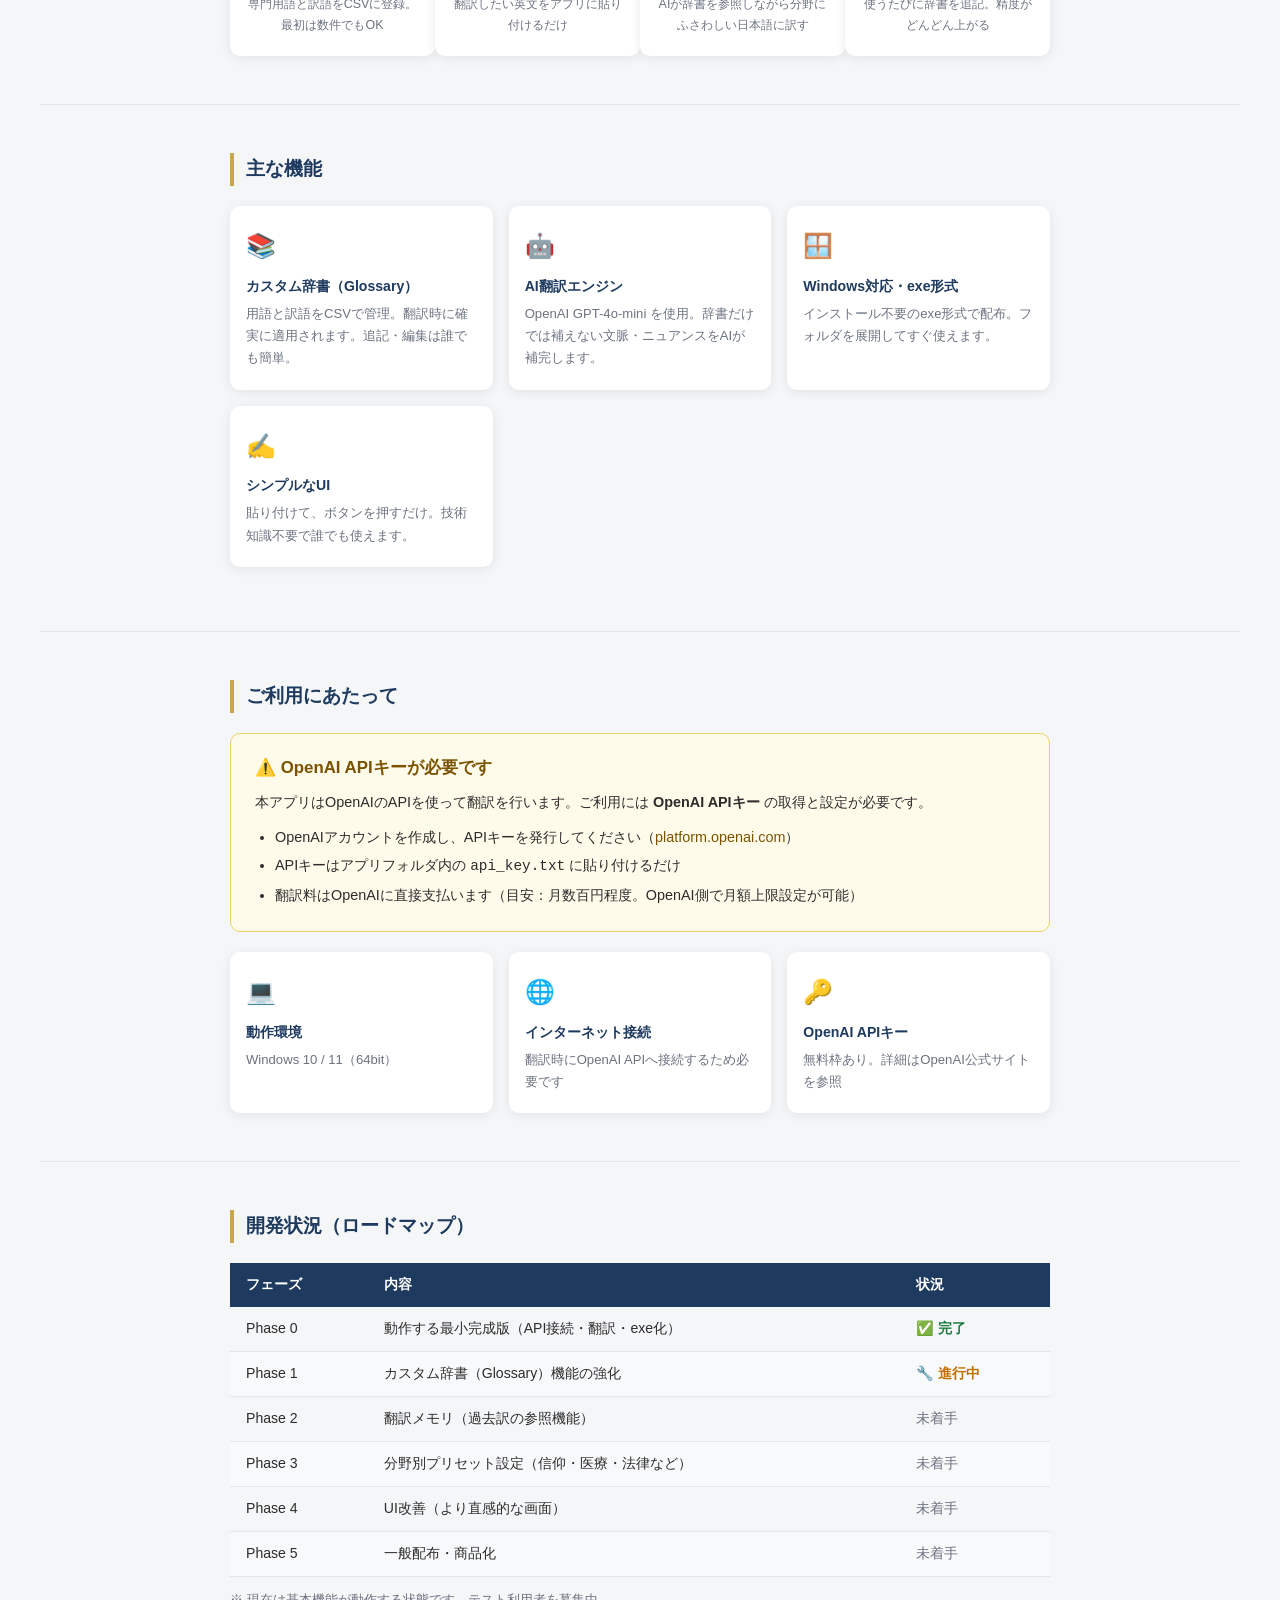
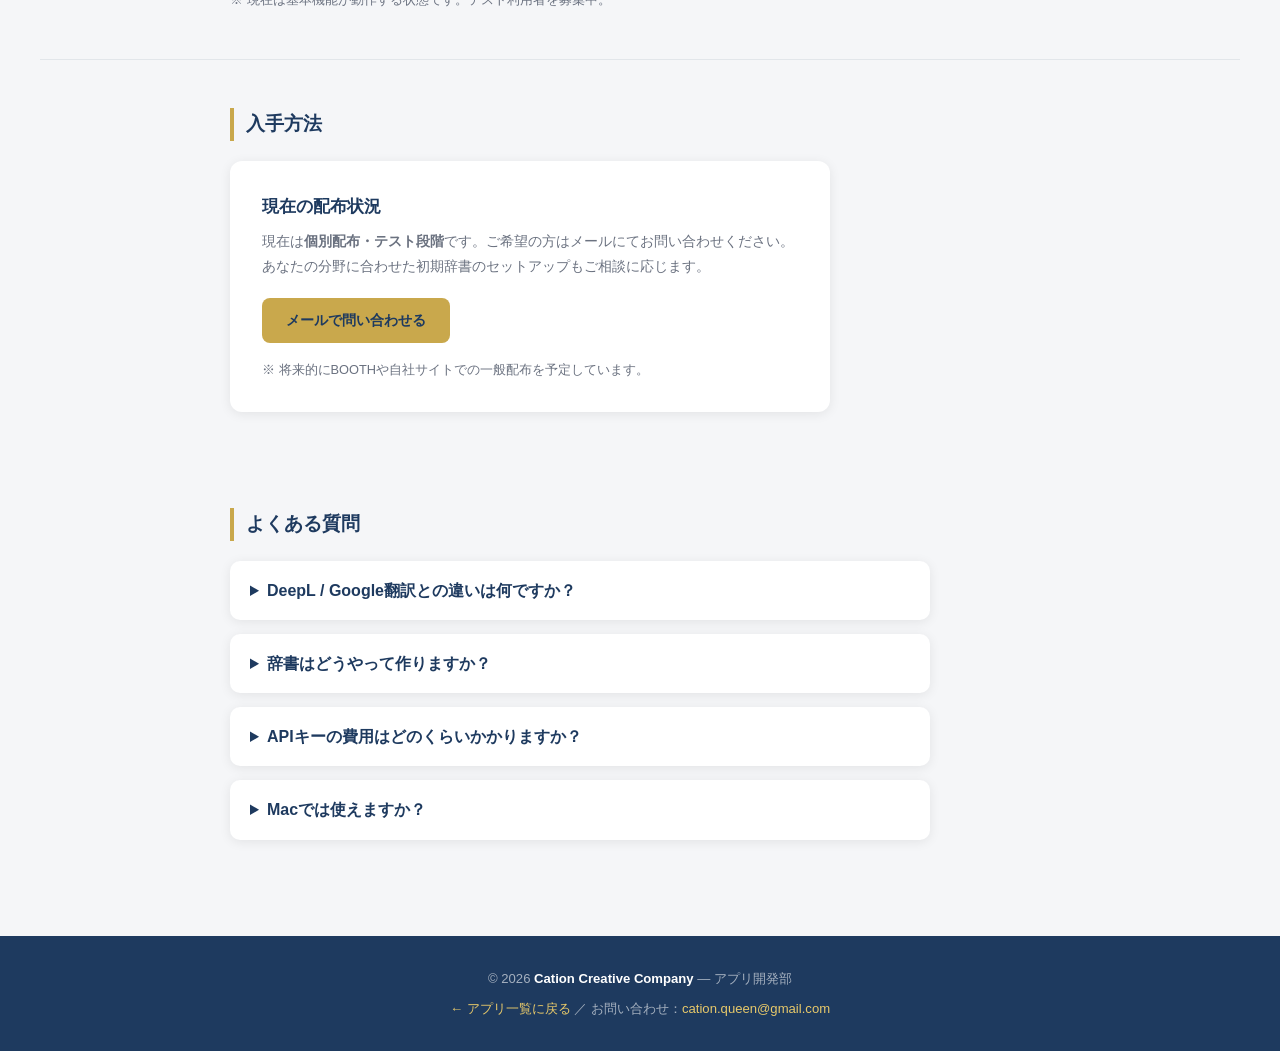
<file: apps/customtranslater.html>
<!DOCTYPE html>
<html lang="ja">
<head>
  <meta charset="UTF-8">
  <meta name="viewport" content="width=device-width, initial-scale=1.0">
  <title>CustomTranslater | あなた専用の翻訳アプリ</title>
  <meta name="description" content="専門用語を自分で育てられる翻訳アプリ。バハイ教・医療・法律・学術など、どんな分野にも対応。DeepLでは訳せなかった言葉を、あなただけの辞書で補う。">
  <meta name="keywords" content="翻訳アプリ, 専門用語, カスタム辞書, 宗教, バハイ, 医療, 法律, 学術, DeepL, Windows, AI翻訳">
  <link rel="stylesheet" href="../style.css">
  <style>
    .sr-only {
      position: absolute;
      width: 1px;
      height: 1px;
      padding: 0;
      margin: -1px;
      overflow: hidden;
      clip: rect(0,0,0,0);
      white-space: nowrap;
      border: 0;
    }
  </style>
  <style>
    .use-case-grid {
      display: grid;
      grid-template-columns: repeat(auto-fill, minmax(180px, 1fr));
      gap: 14px;
      margin-top: 20px;
    }
    .use-case-card {
      background: var(--bg-white);
      border-radius: 10px;
      padding: 18px 16px;
      box-shadow: var(--shadow);
      text-align: center;
    }
    .use-case-card .uc-icon { font-size: 28px; margin-bottom: 8px; }
    .use-case-card .uc-label { font-weight: 700; font-size: 0.88rem; color: var(--navy); }
    .use-case-card .uc-example { font-size: 0.78rem; color: var(--text-muted); margin-top: 4px; }
    .flow-steps {
      display: flex;
      gap: 0;
      align-items: stretch;
      flex-wrap: wrap;
      margin-top: 20px;
    }
    .flow-step {
      flex: 1;
      min-width: 160px;
      background: var(--bg-white);
      border-radius: 10px;
      padding: 20px 16px;
      box-shadow: var(--shadow);
      text-align: center;
      position: relative;
    }
    .flow-step + .flow-step::before {
      content: "→";
      position: absolute;
      left: -14px;
      top: 50%;
      transform: translateY(-50%);
      font-size: 1.2rem;
      color: var(--gold);
      font-weight: 700;
    }
    .flow-step .step-num {
      font-size: 0.7rem;
      font-weight: 700;
      color: var(--gold);
      margin-bottom: 6px;
      letter-spacing: 1px;
    }
    .flow-step .step-title {
      font-size: 0.92rem;
      font-weight: 700;
      color: var(--navy);
      margin-bottom: 6px;
    }
    .flow-step .step-desc {
      font-size: 0.78rem;
      color: var(--text-muted);
    }
  </style>
</head>
<body>

<header>
  <div class="header-logo">
    <div class="logo-mark">CCC</div>
    <div>
      <div class="logo-text">Cation Creative Company</div>
      <div class="logo-sub">アプリ開発部</div>
    </div>
  </div>
  <nav>
    <a href="../index.html">ホーム</a>
    <a href="#concept">コンセプト</a>
    <a href="#usecases">使い方例</a>
    <a href="#features">機能</a>
    <a href="#download">入手方法</a>
  </nav>
</header>

<!-- Hero -->
<section class="detail-hero" style="background:linear-gradient(135deg,#2c1a00,#7a5200,#c9a84c);">
  <div class="detail-hero-inner">
    <div class="app-icon icon-bahai" style="width:96px;height:96px;font-size:44px;border-radius:20px;">📖</div>
    <div>
      <div class="breadcrumb"><a href="../index.html">ホーム</a><span>›</span>CustomTranslater</div>
      <h1>CustomTranslater</h1>
      <div class="tagline">専門用語を自分で育てる、あなただけの翻訳アプリ</div>
      <p style="font-size:0.88rem;color:rgba(255,255,255,0.7);max-width:480px;margin:8px 0 20px;">
        DeepLが知らない言葉を、あなた自身の辞書で補う。信仰・医療・法律・学術——どんな専門分野にも、カスタマイズ次第で対応できます。
      </p>
      <div style="display:flex;gap:12px;flex-wrap:wrap;">
        <a href="#download" class="btn btn-primary">入手方法を見る</a>
        <a href="#usecases" class="btn" style="background:rgba(255,255,255,0.15);color:#fff;border:1.5px solid rgba(255,255,255,0.4);">使い方例を見る</a>
      </div>
    </div>
  </div>
</section>

<!-- コンセプト -->
<div class="detail-section" id="concept">
  <h2>なぜ「カスタム」が必要か</h2>
  <p style="max-width:660px;font-size:0.95rem;margin-bottom:24px;">
    汎用翻訳ツール（DeepLやGoogle翻訳）は日常会話には強いですが、専門分野の「その業界ならではの言い回し」を知りません。
    医療・法律・学術・信仰など、どの分野にも「外の人には伝わらない、でも内側では当然の言葉」があります。
  </p>
  <div style="display:grid;grid-template-columns:1fr 1fr;gap:16px;max-width:660px;">
    <div style="background:#fff5f5;border-left:4px solid #f87171;border-radius:8px;padding:16px;">
      <div style="font-weight:700;color:#b91c1c;margin-bottom:8px;">汎用翻訳の限界</div>
      <ul style="font-size:0.85rem;padding-left:16px;color:var(--text);">
        <li>専門用語を意訳・誤訳してしまう</li>
        <li>辞書登録しても反映されないことがある</li>
        <li>文体・品位が文脈に合わない訳が出る</li>
      </ul>
    </div>
    <div style="background:#f0fdf4;border-left:4px solid #4ade80;border-radius:8px;padding:16px;">
      <div style="font-weight:700;color:#15803d;margin-bottom:8px;">CustomTranslaterの強み</div>
      <ul style="font-size:0.85rem;padding-left:16px;color:var(--text);">
        <li>あなたが作った辞書を確実に適用</li>
        <li>分野に合わせたAIプロンプト設定</li>
        <li>育てるほど精度が上がる</li>
      </ul>
    </div>
  </div>
</div>

<div class="divider"></div>

<!-- 使い方例 -->
<div class="detail-section" id="usecases">
  <h2>こんな方に使われています</h2>
  <p style="font-size:0.88rem;color:var(--text-muted);margin-bottom:4px;">
    カスタマイズ次第で、どんな専門分野にも対応できます。
  </p>

  <div class="use-case-grid">
    <div class="use-case-card">
      <div class="uc-icon">🕊</div>
      <div class="uc-label">信仰・文化<span class="sr-only">宗教</span></div>
      <div class="uc-example">バハイ教・仏教・キリスト教など宗派固有の言い回しを正確に訳す</div>
    </div>
    <div class="use-case-card">
      <div class="uc-icon">⚕️</div>
      <div class="uc-label">医療・医学</div>
      <div class="uc-example">疾患名・薬品名・解剖用語など専門用語を一貫した訳語で統一</div>
    </div>
    <div class="use-case-card">
      <div class="uc-icon">⚖️</div>
      <div class="uc-label">法律・契約</div>
      <div class="uc-example">契約書・法令文書の定訳を辞書に登録してブレなく訳す</div>
    </div>
    <div class="use-case-card">
      <div class="uc-icon">🔬</div>
      <div class="uc-label">学術・研究</div>
      <div class="uc-example">論文固有の概念語・学術用語を分野ごとに辞書化</div>
    </div>
    <div class="use-case-card">
      <div class="uc-icon">🏭</div>
      <div class="uc-label">業界・社内用語</div>
      <div class="uc-example">業界特有の表現・社内製品名を辞書に入れて社内文書翻訳に活用</div>
    </div>
    <div class="use-case-card">
      <div class="uc-icon">🎮</div>
      <div class="uc-label">ゲーム・創作</div>
      <div class="uc-example">世界観・固有名詞を辞書に登録して一貫した世界観翻訳を実現</div>
    </div>
  </div>
</div>

<div class="divider"></div>

<!-- 使い方の流れ -->
<div class="detail-section">
  <h2>使い方の流れ</h2>
  <div class="flow-steps">
    <div class="flow-step">
      <div class="step-num">STEP 1</div>
      <div class="step-title">辞書を作る</div>
      <div class="step-desc">専門用語と訳語をCSVに登録。最初は数件でもOK</div>
    </div>
    <div class="flow-step">
      <div class="step-num">STEP 2</div>
      <div class="step-title">テキストを貼る</div>
      <div class="step-desc">翻訳したい英文をアプリに貼り付けるだけ</div>
    </div>
    <div class="flow-step">
      <div class="step-num">STEP 3</div>
      <div class="step-title">翻訳する</div>
      <div class="step-desc">AIが辞書を参照しながら分野にふさわしい日本語に訳す</div>
    </div>
    <div class="flow-step">
      <div class="step-num">STEP 4</div>
      <div class="step-title">辞書を育てる</div>
      <div class="step-desc">使うたびに辞書を追記。精度がどんどん上がる</div>
    </div>
  </div>
</div>

<div class="divider"></div>

<!-- 機能 -->
<div class="detail-section" id="features">
  <h2>主な機能</h2>
  <div class="feature-grid">
    <div class="feature-item">
      <div class="feature-icon">📚</div>
      <div class="feature-name">カスタム辞書（Glossary）</div>
      <div class="feature-desc">用語と訳語をCSVで管理。翻訳時に確実に適用されます。追記・編集は誰でも簡単。</div>
    </div>
    <div class="feature-item">
      <div class="feature-icon">🤖</div>
      <div class="feature-name">AI翻訳エンジン</div>
      <div class="feature-desc">OpenAI GPT-4o-mini を使用。辞書だけでは補えない文脈・ニュアンスをAIが補完します。</div>
    </div>
    <div class="feature-item">
      <div class="feature-icon">🪟</div>
      <div class="feature-name">Windows対応・exe形式</div>
      <div class="feature-desc">インストール不要のexe形式で配布。フォルダを展開してすぐ使えます。</div>
    </div>
    <div class="feature-item">
      <div class="feature-icon">✍️</div>
      <div class="feature-name">シンプルなUI</div>
      <div class="feature-desc">貼り付けて、ボタンを押すだけ。技術知識不要で誰でも使えます。</div>
    </div>
  </div>
</div>

<div class="divider"></div>

<!-- 必要なもの -->
<div class="detail-section" id="requirements">
  <h2>ご利用にあたって</h2>

  <div class="requirement-box" style="margin-bottom:20px;">
    <h3>⚠️ OpenAI APIキーが必要です</h3>
    <p style="margin-bottom:10px;">本アプリはOpenAIのAPIを使って翻訳を行います。ご利用には <strong>OpenAI APIキー</strong> の取得と設定が必要です。</p>
    <ul>
      <li>OpenAIアカウントを作成し、APIキーを発行してください（<a href="https://platform.openai.com" style="color:#7a5200;">platform.openai.com</a>）</li>
      <li>APIキーはアプリフォルダ内の <code>api_key.txt</code> に貼り付けるだけ</li>
      <li>翻訳料はOpenAIに直接支払います（目安：月数百円程度。OpenAI側で月額上限設定が可能）</li>
    </ul>
  </div>

  <div style="display:grid;grid-template-columns:repeat(auto-fill,minmax(200px,1fr));gap:16px;">
    <div class="feature-item">
      <div class="feature-icon">💻</div>
      <div class="feature-name">動作環境</div>
      <div class="feature-desc">Windows 10 / 11（64bit）</div>
    </div>
    <div class="feature-item">
      <div class="feature-icon">🌐</div>
      <div class="feature-name">インターネット接続</div>
      <div class="feature-desc">翻訳時にOpenAI APIへ接続するため必要です</div>
    </div>
    <div class="feature-item">
      <div class="feature-icon">🔑</div>
      <div class="feature-name">OpenAI APIキー</div>
      <div class="feature-desc">無料枠あり。詳細はOpenAI公式サイトを参照</div>
    </div>
  </div>
</div>

<div class="divider"></div>

<!-- ロードマップ -->
<div class="detail-section">
  <h2>開発状況（ロードマップ）</h2>
  <table class="roadmap-table">
    <thead>
      <tr><th>フェーズ</th><th>内容</th><th>状況</th></tr>
    </thead>
    <tbody>
      <tr><td>Phase 0</td><td>動作する最小完成版（API接続・翻訳・exe化）</td><td class="status-done">✅ 完了</td></tr>
      <tr><td>Phase 1</td><td>カスタム辞書（Glossary）機能の強化</td><td class="status-active">🔧 進行中</td></tr>
      <tr><td>Phase 2</td><td>翻訳メモリ（過去訳の参照機能）</td><td class="status-todo">未着手</td></tr>
      <tr><td>Phase 3</td><td>分野別プリセット設定（信仰・医療・法律など）<span class="sr-only">宗教</span></td><td class="status-todo">未着手</td></tr>
      <tr><td>Phase 4</td><td>UI改善（より直感的な画面）</td><td class="status-todo">未着手</td></tr>
      <tr><td>Phase 5</td><td>一般配布・商品化</td><td class="status-todo">未着手</td></tr>
    </tbody>
  </table>
  <p style="margin-top:12px;font-size:0.82rem;color:var(--text-muted);">※ 現在は基本機能が動作する状態です。テスト利用者を募集中。</p>
</div>

<div class="divider"></div>

<!-- ダウンロード -->
<div class="detail-section" id="download">
  <h2>入手方法</h2>
  <div style="background:var(--bg-white);border-radius:var(--radius);padding:32px;box-shadow:var(--shadow);max-width:600px;">
    <div style="font-size:1.05rem;font-weight:700;color:var(--navy);margin-bottom:8px;">現在の配布状況</div>
    <div style="font-size:0.9rem;color:var(--text-muted);margin-bottom:20px;">
      現在は<strong>個別配布・テスト段階</strong>です。ご希望の方はメールにてお問い合わせください。<br>
      あなたの分野に合わせた初期辞書のセットアップもご相談に応じます。
    </div>
    <a href="mailto:cation.queen@gmail.com?subject=CustomTranslater入手希望&body=CustomTranslaterに興味があります。利用したい分野：%0A%0A詳細を教えていただけますか？"
       class="btn btn-primary" style="display:inline-block;">
      メールで問い合わせる
    </a>
    <p style="font-size:0.8rem;color:var(--text-muted);margin-top:16px;">
      ※ 将来的にBOOTHや自社サイトでの一般配布を予定しています。
    </p>
  </div>
</div>

<!-- FAQ -->
<div class="detail-section">
  <h2>よくある質問</h2>
  <div style="display:flex;flex-direction:column;gap:14px;max-width:700px;">

    <details style="background:var(--bg-white);border-radius:10px;padding:16px 20px;box-shadow:var(--shadow);">
      <summary style="font-weight:700;cursor:pointer;color:var(--navy);">DeepL / Google翻訳との違いは何ですか？</summary>
      <p style="margin-top:10px;font-size:0.9rem;">汎用翻訳ツールは専門用語に弱く、同じ語でも文脈によって異なる訳語が出ることがあります。CustomTranslaterは「あなたが登録した辞書」を必ず参照するため、専門用語の訳ブレが起きません。使うほど辞書が育ち、精度が上がっていきます。</p>
    </details>

    <details style="background:var(--bg-white);border-radius:10px;padding:16px 20px;box-shadow:var(--shadow);">
      <summary style="font-weight:700;cursor:pointer;color:var(--navy);">辞書はどうやって作りますか？</summary>
      <p style="margin-top:10px;font-size:0.9rem;">CSVファイル（Excelで編集できる形式）に「英語の用語」と「日本語訳」を並べて登録するだけです。最初は5〜10語からでもスタートできます。初期辞書のセットアップのご相談も承ります。</p>
    </details>

    <details style="background:var(--bg-white);border-radius:10px;padding:16px 20px;box-shadow:var(--shadow);">
      <summary style="font-weight:700;cursor:pointer;color:var(--navy);">APIキーの費用はどのくらいかかりますか？</summary>
      <p style="margin-top:10px;font-size:0.9rem;">GPT-4o-miniは非常に低コストです。一般的な使い方では月数百円程度を想定しています。OpenAI側で月額上限を設定することもできます（推奨：$5〜$10程度）。</p>
    </details>

    <details style="background:var(--bg-white);border-radius:10px;padding:16px 20px;box-shadow:var(--shadow);">
      <summary style="font-weight:700;cursor:pointer;color:var(--navy);">Macでは使えますか？</summary>
      <p style="margin-top:10px;font-size:0.9rem;">現在はWindows版のみです。Mac対応は将来的に検討予定です。</p>
    </details>

  </div>
</div>

<footer>
  <p style="margin-bottom:8px;">&copy; 2026 <strong style="color:#fff;">Cation Creative Company</strong> — アプリ開発部</p>
  <p><a href="../index.html">← アプリ一覧に戻る</a> ／ お問い合わせ：<a href="mailto:cation.queen@gmail.com">cation.queen@gmail.com</a></p>
</footer>

</body>
</html>
</file>
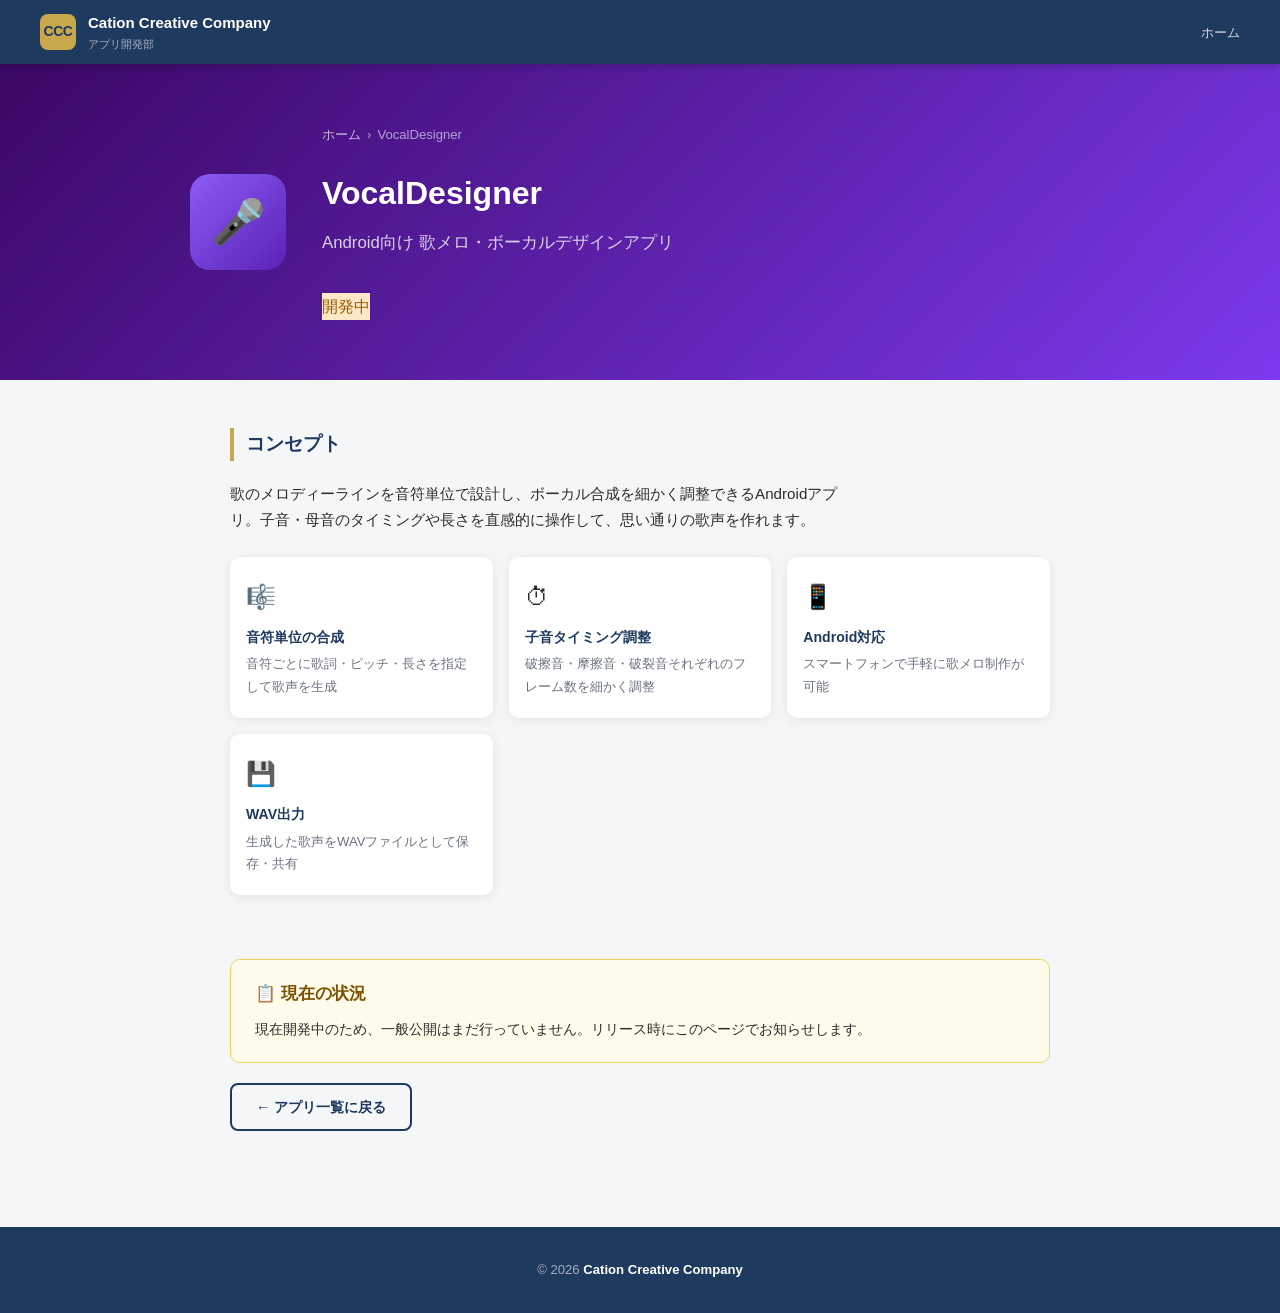
<file: apps/vocaldesigner.html>
<!DOCTYPE html>
<html lang="ja">
<head>
  <meta charset="UTF-8">
  <meta name="viewport" content="width=device-width, initial-scale=1.0">
  <title>VocalDesigner（開発中） | CCC</title>
  <link rel="stylesheet" href="../style.css">
</head>
<body>

<header>
  <div class="header-logo">
    <div class="logo-mark">CCC</div>
    <div>
      <div class="logo-text">Cation Creative Company</div>
      <div class="logo-sub">アプリ開発部</div>
    </div>
  </div>
  <nav>
    <a href="../index.html">ホーム</a>
  </nav>
</header>

<section class="detail-hero" style="background:linear-gradient(135deg,#3b0764,#7c3aed);">
  <div class="detail-hero-inner">
    <div class="app-icon icon-vocal" style="width:96px;height:96px;font-size:44px;border-radius:20px;">🎤</div>
    <div>
      <div class="breadcrumb"><a href="../index.html">ホーム</a><span>›</span>VocalDesigner</div>
      <h1>VocalDesigner</h1>
      <div class="tagline">Android向け 歌メロ・ボーカルデザインアプリ</div>
      <span class="badge badge-wip" style="position:static;display:inline-block;margin-top:12px;">開発中</span>
    </div>
  </div>
</section>

<div class="detail-section">
  <h2>コンセプト</h2>
  <p style="font-size:0.95rem;max-width:620px;">歌のメロディーラインを音符単位で設計し、ボーカル合成を細かく調整できるAndroidアプリ。子音・母音のタイミングや長さを直感的に操作して、思い通りの歌声を作れます。</p>

  <div class="feature-grid" style="margin-top:24px;">
    <div class="feature-item">
      <div class="feature-icon">🎼</div>
      <div class="feature-name">音符単位の合成</div>
      <div class="feature-desc">音符ごとに歌詞・ピッチ・長さを指定して歌声を生成</div>
    </div>
    <div class="feature-item">
      <div class="feature-icon">⏱</div>
      <div class="feature-name">子音タイミング調整</div>
      <div class="feature-desc">破擦音・摩擦音・破裂音それぞれのフレーム数を細かく調整</div>
    </div>
    <div class="feature-item">
      <div class="feature-icon">📱</div>
      <div class="feature-name">Android対応</div>
      <div class="feature-desc">スマートフォンで手軽に歌メロ制作が可能</div>
    </div>
    <div class="feature-item">
      <div class="feature-icon">💾</div>
      <div class="feature-name">WAV出力</div>
      <div class="feature-desc">生成した歌声をWAVファイルとして保存・共有</div>
    </div>
  </div>
</div>

<div class="detail-section" style="padding-top:0;">
  <div class="requirement-box">
    <h3>📋 現在の状況</h3>
    <p>現在開発中のため、一般公開はまだ行っていません。リリース時にこのページでお知らせします。</p>
  </div>
  <div style="margin-top:20px;">
    <a href="../index.html" class="btn btn-outline">← アプリ一覧に戻る</a>
  </div>
</div>

<footer>
  <p>&copy; 2026 <strong style="color:#fff;">Cation Creative Company</strong></p>
</footer>
</body>
</html>
</file>
<file: style.css>
/* CCC App Store - 共通スタイル */

*, *::before, *::after {
  box-sizing: border-box;
  margin: 0;
  padding: 0;
}

:root {
  --navy: #1e3a5f;
  --navy-light: #2a4f80;
  --gold: #c9a84c;
  --gold-light: #e8c96a;
  --bg: #f5f6f8;
  --bg-white: #ffffff;
  --text: #2c2c2c;
  --text-muted: #6b7280;
  --border: #e2e6ea;
  --shadow: 0 2px 12px rgba(0, 0, 0, 0.08);
  --shadow-hover: 0 6px 24px rgba(0, 0, 0, 0.14);
  --radius: 12px;
}

body {
  font-family: "Hiragino Kaku Gothic ProN", "Meiryo", "Yu Gothic UI", sans-serif;
  background: var(--bg);
  color: var(--text);
  line-height: 1.7;
}

a {
  color: inherit;
  text-decoration: none;
}

/* ===== HEADER ===== */
header {
  background: var(--navy);
  padding: 0 40px;
  height: 64px;
  display: flex;
  align-items: center;
  justify-content: space-between;
  position: sticky;
  top: 0;
  z-index: 100;
  box-shadow: 0 2px 8px rgba(0,0,0,0.2);
}

.header-logo {
  display: flex;
  align-items: center;
  gap: 12px;
  color: #fff;
}

.header-logo .logo-mark {
  width: 36px;
  height: 36px;
  background: var(--gold);
  border-radius: 8px;
  display: flex;
  align-items: center;
  justify-content: center;
  font-weight: 900;
  font-size: 14px;
  color: var(--navy);
  letter-spacing: -0.5px;
}

.header-logo .logo-text {
  font-size: 15px;
  font-weight: 600;
  color: #fff;
}

.header-logo .logo-sub {
  font-size: 11px;
  color: rgba(255,255,255,0.6);
}

nav a {
  color: rgba(255,255,255,0.8);
  margin-left: 28px;
  font-size: 13px;
  transition: color 0.2s;
}

nav a:hover {
  color: var(--gold-light);
}

/* ===== HERO ===== */
.hero {
  background: linear-gradient(135deg, var(--navy) 0%, var(--navy-light) 100%);
  color: #fff;
  padding: 80px 40px;
  text-align: center;
}

.hero h1 {
  font-size: 2.4rem;
  font-weight: 700;
  line-height: 1.3;
  margin-bottom: 16px;
}

.hero h1 span {
  color: var(--gold-light);
}

.hero p {
  font-size: 1.05rem;
  color: rgba(255,255,255,0.75);
  max-width: 560px;
  margin: 0 auto 32px;
}

/* ===== SECTION ===== */
.section {
  max-width: 1100px;
  margin: 0 auto;
  padding: 64px 40px;
}

.section-title {
  font-size: 1.4rem;
  font-weight: 700;
  color: var(--navy);
  margin-bottom: 8px;
}

.section-desc {
  color: var(--text-muted);
  font-size: 0.9rem;
  margin-bottom: 36px;
}

/* ===== APP CARDS ===== */
.app-grid {
  display: grid;
  grid-template-columns: repeat(auto-fill, minmax(260px, 1fr));
  gap: 24px;
}

.app-card {
  background: var(--bg-white);
  border-radius: var(--radius);
  padding: 28px 24px;
  box-shadow: var(--shadow);
  transition: transform 0.2s, box-shadow 0.2s;
  display: flex;
  flex-direction: column;
  gap: 12px;
  position: relative;
}

.app-card:hover {
  transform: translateY(-4px);
  box-shadow: var(--shadow-hover);
}

.app-card.featured {
  border: 2px solid var(--gold);
  grid-column: 1 / -1;
  flex-direction: row;
  align-items: flex-start;
  gap: 32px;
}

.app-card.featured .card-body {
  flex: 1;
}

.app-card .badge {
  position: absolute;
  top: 16px;
  right: 16px;
  font-size: 11px;
  padding: 3px 10px;
  border-radius: 20px;
  font-weight: 600;
}

.badge-available {
  background: #d4f0df;
  color: #1a7a40;
}

.badge-wip {
  background: #fde8c8;
  color: #9a5c00;
}

.badge-featured {
  background: var(--gold);
  color: var(--navy);
}

.app-icon {
  width: 72px;
  height: 72px;
  border-radius: 16px;
  display: flex;
  align-items: center;
  justify-content: center;
  font-size: 32px;
  flex-shrink: 0;
}

.icon-bahai   { background: linear-gradient(135deg, #c9a84c, #8b6914); }
.icon-movie   { background: linear-gradient(135deg, #3b82f6, #1e40af); }
.icon-vocal   { background: linear-gradient(135deg, #8b5cf6, #5b21b6); }
.icon-actoviser { background: linear-gradient(135deg, #10b981, #065f46); }

.app-name {
  font-size: 1.15rem;
  font-weight: 700;
  color: var(--navy);
}

.app-tagline {
  font-size: 0.88rem;
  color: var(--text-muted);
}

.app-features {
  font-size: 0.85rem;
  color: var(--text);
  list-style: none;
  display: flex;
  flex-direction: column;
  gap: 4px;
}

.app-features li::before {
  content: "✓ ";
  color: var(--gold);
  font-weight: 700;
}

.btn {
  display: inline-block;
  padding: 10px 24px;
  border-radius: 8px;
  font-weight: 600;
  font-size: 0.9rem;
  cursor: pointer;
  transition: all 0.2s;
  border: none;
  text-align: center;
}

.btn-primary {
  background: var(--gold);
  color: var(--navy);
}

.btn-primary:hover {
  background: var(--gold-light);
}

.btn-outline {
  background: transparent;
  border: 2px solid var(--navy);
  color: var(--navy);
}

.btn-outline:hover {
  background: var(--navy);
  color: #fff;
}

.btn-disabled {
  background: var(--border);
  color: var(--text-muted);
  cursor: not-allowed;
}

.card-actions {
  display: flex;
  gap: 10px;
  flex-wrap: wrap;
  margin-top: auto;
}

/* ===== APP DETAIL PAGE ===== */
.detail-hero {
  background: linear-gradient(135deg, #3d2800 0%, #7a5200 50%, #c9a84c 100%);
  color: #fff;
  padding: 60px 40px;
}

.detail-hero-inner {
  max-width: 900px;
  margin: 0 auto;
  display: flex;
  align-items: center;
  gap: 36px;
}

.detail-hero h1 {
  font-size: 2rem;
  font-weight: 700;
  margin-bottom: 8px;
}

.detail-hero .tagline {
  font-size: 1.05rem;
  color: rgba(255,255,255,0.8);
  margin-bottom: 24px;
}

.detail-section {
  max-width: 900px;
  margin: 0 auto;
  padding: 48px 40px;
}

.detail-section h2 {
  font-size: 1.2rem;
  font-weight: 700;
  color: var(--navy);
  border-left: 4px solid var(--gold);
  padding-left: 12px;
  margin-bottom: 20px;
}

.feature-grid {
  display: grid;
  grid-template-columns: repeat(auto-fill, minmax(200px, 1fr));
  gap: 16px;
  margin-bottom: 16px;
}

.feature-item {
  background: var(--bg-white);
  border-radius: 10px;
  padding: 20px 16px;
  box-shadow: var(--shadow);
  font-size: 0.88rem;
}

.feature-item .feature-icon {
  font-size: 24px;
  margin-bottom: 8px;
}

.feature-item .feature-name {
  font-weight: 700;
  color: var(--navy);
  margin-bottom: 4px;
}

.feature-item .feature-desc {
  color: var(--text-muted);
  font-size: 0.82rem;
}

.requirement-box {
  background: #fffbea;
  border: 1px solid #f0d060;
  border-radius: 10px;
  padding: 20px 24px;
  font-size: 0.9rem;
}

.requirement-box h3 {
  font-weight: 700;
  margin-bottom: 8px;
  color: #7a5200;
}

.requirement-box ul {
  padding-left: 20px;
  color: var(--text);
}

.requirement-box li {
  margin-bottom: 4px;
}

.roadmap-table {
  width: 100%;
  border-collapse: collapse;
  font-size: 0.88rem;
}

.roadmap-table th {
  background: var(--navy);
  color: #fff;
  padding: 10px 16px;
  text-align: left;
  font-weight: 600;
}

.roadmap-table td {
  padding: 10px 16px;
  border-bottom: 1px solid var(--border);
}

.roadmap-table tr:nth-child(even) td {
  background: #f8f9fb;
}

.status-done   { color: #1a7a40; font-weight: 700; }
.status-active { color: #c07000; font-weight: 700; }
.status-todo   { color: var(--text-muted); }

.divider {
  height: 1px;
  background: var(--border);
  margin: 0 40px;
}

/* ===== FOOTER ===== */
footer {
  background: var(--navy);
  color: rgba(255,255,255,0.6);
  text-align: center;
  padding: 32px 40px;
  font-size: 0.82rem;
  margin-top: 48px;
}

footer a {
  color: var(--gold-light);
}

/* ===== BREADCRUMB ===== */
.breadcrumb {
  font-size: 0.82rem;
  color: rgba(255,255,255,0.6);
  margin-bottom: 20px;
}

.breadcrumb a {
  color: rgba(255,255,255,0.7);
}

.breadcrumb a:hover {
  color: var(--gold-light);
}

.breadcrumb span {
  margin: 0 6px;
}

/* ===== COMING SOON ===== */
.coming-soon-card {
  opacity: 0.7;
}

.coming-soon-overlay {
  background: repeating-linear-gradient(
    45deg,
    transparent,
    transparent 8px,
    rgba(0,0,0,0.03) 8px,
    rgba(0,0,0,0.03) 16px
  );
  border-radius: var(--radius);
}

/* ===== RESPONSIVE ===== */
@media (max-width: 720px) {
  header { padding: 0 20px; }
  .hero { padding: 56px 20px; }
  .hero h1 { font-size: 1.7rem; }
  .section { padding: 48px 20px; }
  .app-card.featured { flex-direction: column; }
  .detail-hero { padding: 40px 20px; }
  .detail-hero-inner { flex-direction: column; }
  .detail-section { padding: 32px 20px; }
  nav { display: none; }
}
</file>
<file: apps/customtimer/style.css>
/* CustomTimer - Web App Styles */

*, *::before, *::after { box-sizing: border-box; margin: 0; padding: 0; }

:root {
  --bg:        #0f0f1a;
  --bg2:       #1a1a2e;
  --bg3:       #242440;
  --border:    #2e2e50;
  --text:      #e8e8f0;
  --muted:     #7070a0;
  --work:      #e74c3c;
  --break:     #2ecc71;
  --radius:    16px;
  --accent:    #c9a84c;  /* CCC gold */
}

body {
  background: var(--bg);
  color: var(--text);
  font-family: "Hiragino Kaku Gothic ProN", "Meiryo", "Yu Gothic UI", sans-serif;
  min-height: 100vh;
  display: flex;
  flex-direction: column;
}

/* ── HEADER ── */
header {
  background: var(--bg2);
  border-bottom: 1px solid var(--border);
  padding: 0 24px;
  height: 56px;
  display: flex;
  align-items: center;
  justify-content: space-between;
  flex-shrink: 0;
}

.header-brand {
  display: flex;
  align-items: center;
  gap: 10px;
}

.header-brand .mark {
  background: var(--accent);
  color: #1a1400;
  font-weight: 900;
  font-size: 11px;
  padding: 3px 7px;
  border-radius: 6px;
  letter-spacing: -0.3px;
}

.header-brand .name {
  font-size: 16px;
  font-weight: 700;
  color: #fff;
}

.header-brand .back-link {
  font-size: 11px;
  color: var(--muted);
  text-decoration: none;
}

.header-brand .back-link:hover { color: var(--accent); }

#settings-btn {
  background: none;
  border: 1px solid var(--border);
  color: var(--muted);
  border-radius: 8px;
  padding: 6px 14px;
  cursor: pointer;
  font-size: 13px;
  transition: all 0.2s;
}

#settings-btn:hover { border-color: var(--accent); color: var(--accent); }

/* ── MAIN ── */
main {
  flex: 1;
  display: flex;
  flex-direction: column;
  align-items: center;
  padding: 20px 16px 32px;
  max-width: 480px;
  margin: 0 auto;
  width: 100%;
}

/* ── PRESET TABS ── */
.preset-tabs-wrapper {
  width: 100%;
  padding: 12px 16px 4px;
  background: var(--bg);
  border-bottom: 1px solid var(--border);
}

.preset-tabs {
  display: flex;
  gap: 8px;
  width: 100%;
  overflow-x: auto;
  padding-bottom: 8px;
  scrollbar-width: thin;
  scrollbar-color: var(--border) transparent;
  flex-wrap: nowrap;
}

.preset-tab {
  background: var(--bg2);
  border: 1.5px solid var(--border);
  color: var(--muted);
  border-radius: 24px;
  padding: 7px 16px;
  font-size: 13px;
  font-weight: 600;
  cursor: pointer;
  white-space: nowrap;
  flex-shrink: 0;
  transition: all 0.2s;
  display: flex;
  align-items: center;
  gap: 6px;
}

.preset-tab:hover { border-color: var(--text); color: var(--text); }

.preset-tab.active {
  color: #fff;
  border-color: var(--preset-color, var(--accent));
  background: color-mix(in srgb, var(--preset-color, var(--accent)) 15%, transparent);
  box-shadow: 0 0 12px color-mix(in srgb, var(--preset-color, var(--accent)) 30%, transparent);
}

/* ── GROUP TOOLBAR（選択中グループの操作） ── */
.group-toolbar {
  display: flex;
  align-items: center;
  gap: 6px;
  padding-top: 8px;
  flex-wrap: wrap;
}

.group-toolbar .gt-label {
  font-size: 11px;
  color: var(--muted);
  margin-right: 2px;
}

.group-toolbar .gt-spacer { flex: 1; }

.gt-btn {
  background: var(--bg2);
  border: 1.5px solid var(--border);
  color: var(--muted);
  border-radius: 8px;
  padding: 5px 10px;
  font-size: 12px;
  font-weight: 600;
  cursor: pointer;
  transition: all 0.2s;
  line-height: 1.4;
}

.gt-btn:hover { border-color: var(--text); color: var(--text); }

.gt-btn:disabled {
  opacity: 0.3;
  cursor: default;
  pointer-events: none;
}

.gt-btn.gt-del:hover { border-color: var(--work); color: var(--work); }

.gt-btn.gt-add {
  border-color: var(--accent);
  color: var(--accent);
}
.gt-btn.gt-add:hover { background: rgba(201,168,76,0.12); }

/* トップに移設したグループ編集フォームの余白 */
.preset-tabs-wrapper .preset-form { margin-top: 10px; }

/* ── TIMER RING ── */
.timer-wrapper {
  position: relative;
  width: 260px;
  height: 260px;
  margin-bottom: 28px;
}

.timer-svg {
  width: 260px;
  height: 260px;
  transform: rotate(-90deg);
}

.ring-bg {
  fill: none;
  stroke: var(--bg3);
  stroke-width: 10;
}

.ring-progress {
  fill: none;
  stroke: var(--preset-color, var(--accent));
  stroke-width: 10;
  stroke-linecap: round;
  transition: stroke-dashoffset 0.8s ease, stroke 0.4s;
  filter: drop-shadow(0 0 6px var(--preset-color, var(--accent)));
}

.timer-inner {
  position: absolute;
  inset: 0;
  display: flex;
  flex-direction: column;
  align-items: center;
  justify-content: center;
  gap: 4px;
}

.session-badge {
  font-size: 12px;
  font-weight: 700;
  letter-spacing: 1px;
  padding: 3px 12px;
  border-radius: 12px;
  border: 1px solid var(--preset-color, var(--accent));
  color: var(--preset-color, var(--accent));
  background: color-mix(in srgb, var(--preset-color, var(--accent)) 15%, transparent);
}

.timer-time {
  font-size: 56px;
  font-weight: 700;
  letter-spacing: -2px;
  color: #fff;
  font-variant-numeric: tabular-nums;
  line-height: 1;
}

.round-count {
  font-size: 13px;
  color: var(--muted);
  display: flex;
  align-items: center;
  gap: 4px;
}

/* ── CONTROLS ── */
.controls {
  display: flex;
  flex-direction: column;
  align-items: center;
  gap: 12px;
  width: 100%;
}

#start-btn {
  width: 100%;
  max-width: 280px;
  padding: 16px;
  border: none;
  border-radius: var(--radius);
  font-size: 18px;
  font-weight: 700;
  cursor: pointer;
  transition: all 0.2s;
  background: var(--preset-color, var(--accent));
  color: #fff;
  letter-spacing: 0.5px;
}

#start-btn:hover { opacity: 0.9; transform: translateY(-1px); }
#start-btn:active { transform: translateY(0); }

.secondary-controls { display: flex; gap: 10px; }

.sec-btn {
  background: var(--bg2);
  border: 1.5px solid var(--border);
  color: var(--muted);
  border-radius: 10px;
  padding: 8px 20px;
  font-size: 13px;
  font-weight: 600;
  cursor: pointer;
  transition: all 0.2s;
}

.sec-btn:hover { border-color: var(--text); color: var(--text); }

/* ── NOTIFICATION BANNER ── */
#notif-banner {
  display: none;
  width: 100%;
  background: rgba(201, 168, 76, 0.1);
  border-bottom: 1px solid var(--accent);
  padding: 10px 16px;
  font-size: 12px;
  color: var(--accent);
  text-align: center;
  cursor: pointer;
}

/* ── INLINE SETTINGS（メイン画面常設） ── */
.settings-inline {
  width: 100%;
  margin-top: 16px;
  display: flex;
  flex-direction: column;
  gap: 12px;
}

/* スケジュール欄＋終了音欄を横2列に並べる */
.settings-row {
  display: grid;
  grid-template-columns: 1fr 1fr;
  gap: 12px;
  align-items: start;
}

/* 半幅になるので開始/終了時間は縦積みにする */
.settings-row .sched-grid { grid-template-columns: 1fr; }

.inline-panel {
  background: var(--bg2);
  border: 1px solid var(--border);
  border-radius: var(--radius);
  overflow: hidden;
}

.inline-toggle {
  width: 100%;
  background: none;
  border: none;
  color: var(--text);
  padding: 13px 16px;
  font-size: 13px;
  font-weight: 700;
  letter-spacing: 0.4px;
  cursor: pointer;
  text-align: left;
  display: flex;
  align-items: center;
  justify-content: space-between;
  transition: color 0.2s;
}

.inline-toggle::after {
  content: '▲';
  font-size: 9px;
  color: var(--muted);
  transition: transform 0.2s;
}

.inline-toggle.collapsed::after { transform: rotate(180deg); }

.inline-toggle:hover { color: var(--accent); }

.inline-body {
  padding: 6px 16px 18px;
  border-top: 1px solid var(--border);
}

.inline-body.collapsed { display: none; }

.preset-list { display: flex; flex-direction: column; gap: 8px; }

.preset-item {
  background: var(--bg3);
  border-radius: 10px;
  padding: 12px 14px;
  display: flex;
  align-items: center;
  gap: 12px;
}

.preset-item .pi-dot {
  width: 10px;
  height: 10px;
  border-radius: 50%;
  flex-shrink: 0;
}

.preset-item .pi-info { flex: 1; }
.preset-item .pi-name { font-size: 14px; font-weight: 600; }
.preset-item .pi-times { font-size: 11px; color: var(--muted); margin-top: 2px; }

.pi-actions { display: flex; gap: 6px; }

.pi-btn {
  background: none;
  border: 1px solid var(--border);
  color: var(--muted);
  border-radius: 6px;
  padding: 4px 10px;
  font-size: 11px;
  cursor: pointer;
  transition: all 0.2s;
}

.pi-btn:hover { border-color: var(--text); color: var(--text); }
.pi-btn.delete:hover { border-color: var(--work); color: var(--work); }
.pi-btn:disabled { opacity: 0.25; cursor: default; pointer-events: none; }

.pi-move {
  display: flex;
  flex-direction: column;
  gap: 2px;
}

.pi-move .pi-btn {
  padding: 2px 7px;
  font-size: 10px;
  line-height: 1.4;
}

.pi-lock {
  font-size: 12px;
  color: var(--muted);
}

/* preset edit form（コンパクト） */
.preset-form {
  background: var(--bg3);
  border-radius: 10px;
  padding: 11px 12px;
  display: none;
  flex-direction: column;
  gap: 7px;
  max-height: 62vh;
  overflow-y: auto;
  scrollbar-width: thin;
  scrollbar-color: var(--border) transparent;
}

.preset-form.open { display: flex; }

.form-row { display: flex; flex-direction: column; gap: 3px; }

.form-row label { font-size: 10px; color: var(--muted); }

.form-row input {
  background: var(--bg2);
  border: 1px solid var(--border);
  border-radius: 8px;
  color: var(--text);
  padding: 6px 10px;
  font-size: 13px;
  width: 100%;
  outline: none;
  transition: border-color 0.2s;
}

.form-row input:focus { border-color: var(--accent); }

.form-grid { display: grid; grid-template-columns: 1fr 1fr; gap: 8px; }

.form-actions { display: flex; gap: 8px; margin-top: 2px; }

.btn-save {
  flex: 1;
  background: var(--accent);
  color: #1a1400;
  border: none;
  border-radius: 8px;
  padding: 7px;
  font-size: 13px;
  font-weight: 700;
  cursor: pointer;
}

.btn-cancel {
  background: var(--bg2);
  border: 1px solid var(--border);
  color: var(--muted);
  border-radius: 8px;
  padding: 7px 14px;
  font-size: 13px;
  cursor: pointer;
}

.btn-add-preset {
  width: 100%;
  background: none;
  border: 1.5px dashed var(--border);
  color: var(--muted);
  border-radius: 10px;
  padding: 10px;
  font-size: 13px;
  cursor: pointer;
  margin-top: 8px;
  transition: all 0.2s;
}

.btn-add-preset:hover { border-color: var(--accent); color: var(--accent); }

/* ── TIMER LIST PANEL ── */
.timer-list-panel {
  width: 100%;
  margin-top: 16px;
  background: var(--bg2);
  border: 1px solid var(--border);
  border-radius: var(--radius);
  overflow: hidden;
}

.timer-list-toggle {
  width: 100%;
  background: none;
  border: none;
  color: var(--muted);
  padding: 10px 14px;
  font-size: 12px;
  letter-spacing: 0.8px;
  cursor: pointer;
  text-align: left;
  display: flex;
  align-items: center;
  justify-content: space-between;
  transition: color 0.2s;
}

.timer-list-toggle::after {
  content: '▲';
  font-size: 9px;
  transition: transform 0.2s;
}

.timer-list-toggle.collapsed::after { transform: rotate(180deg); }

.timer-list-toggle:hover { color: var(--text); }

.timer-list-body {
  max-height: 200px;
  overflow-y: auto;
  border-top: 1px solid var(--border);
  scrollbar-width: thin;
  scrollbar-color: var(--border) transparent;
}

.tl-row {
  display: flex;
  align-items: center;
  gap: 10px;
  padding: 9px 14px;
  border-bottom: 1px solid var(--border);
  font-size: 13px;
  color: var(--muted);
  transition: background 0.2s;
}

.tl-row:last-child { border-bottom: none; }

.tl-row.active {
  background: color-mix(in srgb, var(--preset-color, var(--accent)) 12%, transparent);
  color: var(--text);
}

.tl-step {
  width: 20px;
  height: 20px;
  border-radius: 50%;
  border: 1px solid var(--border);
  display: flex;
  align-items: center;
  justify-content: center;
  font-size: 10px;
  flex-shrink: 0;
  color: var(--muted);
}

.tl-row.active .tl-step {
  background: var(--preset-color, var(--accent));
  border-color: var(--preset-color, var(--accent));
  color: #000;
  font-weight: 700;
}

.tl-name { flex: 1; }
.tl-row.active .tl-name { font-weight: 600; }

.tl-dur {
  font-size: 11px;
  color: var(--muted);
  font-variant-numeric: tabular-nums;
}

.tl-trunc { color: var(--accent); font-size: 10px; }

.tl-clock {
  font-size: 12px;
  font-weight: 600;
  color: var(--accent);
  font-variant-numeric: tabular-nums;
  min-width: 42px;
  flex-shrink: 0;
}
.tl-row.active .tl-clock { color: var(--preset-color, var(--accent)); }

/* ── TIMER ROW (グループフォーム内) ── */
.timer-row {
  display: flex;
  align-items: center;
  gap: 6px;
  background: var(--bg2);
  border: 1px solid var(--border);
  border-radius: 8px;
  padding: 5px 8px;
  margin-bottom: 4px;
}

.timer-row .tr-name {
  flex: 1;
  background: transparent;
  border: none;
  border-bottom: 1px solid var(--border);
  border-radius: 0;
  color: var(--text);
  font-size: 13px;
  padding: 2px 4px;
  outline: none;
  min-width: 0;
}

.timer-row .tr-name:focus { border-bottom-color: var(--accent); }

.tr-time {
  display: flex;
  align-items: center;
  gap: 2px;
  flex-shrink: 0;
}

.tr-numgroup {
  display: flex;
  align-items: stretch;
}

.tr-time input {
  width: 30px;
  background: var(--bg3);
  border: 1px solid var(--border);
  border-right: none;
  border-radius: 4px 0 0 4px;
  color: var(--text);
  font-size: 12px;
  text-align: center;
  padding: 3px 2px;
  outline: none;
  /* ブラウザ標準の増減ボタンは非表示にして、自前のスピナーに統一 */
  -moz-appearance: textfield;
}
.tr-time input::-webkit-outer-spin-button,
.tr-time input::-webkit-inner-spin-button {
  -webkit-appearance: none;
  margin: 0;
}

.tr-time input:focus { border-color: var(--accent); }

.tr-spin {
  display: flex;
  flex-direction: column;
  border: 1px solid var(--border);
  border-radius: 0 4px 4px 0;
  overflow: hidden;
}

.tr-spin-btn {
  width: 16px;
  height: 12px;
  background: var(--bg3);
  border: none;
  border-bottom: 1px solid var(--border);
  color: var(--muted);
  font-size: 8px;
  line-height: 1;
  padding: 0;
  cursor: pointer;
  touch-action: manipulation;
  user-select: none;
}
.tr-spin-btn:last-child { border-bottom: none; }
.tr-spin-btn:hover,
.tr-spin-btn:active { background: var(--accent); color: var(--bg); }

.tr-sep { font-size: 12px; color: var(--muted); }

.tr-del {
  background: none;
  border: none;
  color: var(--muted);
  font-size: 13px;
  cursor: pointer;
  padding: 4px;
  line-height: 1;
  border-radius: 4px;
  flex-shrink: 0;
}

.tr-del:hover { color: var(--work); }

.btn-add-timer {
  width: 100%;
  background: none;
  border: 1.5px dashed var(--border);
  color: var(--muted);
  border-radius: 8px;
  padding: 7px;
  font-size: 12px;
  cursor: pointer;
  transition: all 0.2s;
}

.btn-add-timer:hover { border-color: var(--accent); color: var(--accent); }

/* sound selector */
.sound-options { display: flex; gap: 8px; flex-wrap: wrap; }

.sound-opt {
  background: var(--bg3);
  border: 1.5px solid var(--border);
  color: var(--muted);
  border-radius: 8px;
  padding: 8px 14px;
  font-size: 13px;
  cursor: pointer;
  transition: all 0.2s;
}

.sound-opt.selected {
  border-color: var(--accent);
  color: var(--accent);
  background: rgba(201,168,76,0.1);
}

/* ── VOLUME SLIDER ── */
.volume-row {
  display: flex;
  align-items: center;
  gap: 10px;
  margin-top: 12px;
}

.volume-row label {
  font-size: 12px;
  color: var(--muted);
  flex-shrink: 0;
}

.volume-row input[type="range"] {
  flex: 1;
  accent-color: var(--accent);
  height: 4px;
  cursor: pointer;
}

.volume-row span {
  font-size: 12px;
  color: var(--muted);
  width: 36px;
  text-align: right;
  flex-shrink: 0;
}

/* ── SCHEDULE（時計ベース）設定 ── */
.toggle-row {
  display: flex;
  align-items: center;
  gap: 8px;
  font-size: 13px;
  color: var(--text);
  cursor: pointer;
  margin-bottom: 12px;
}
.toggle-row input[type="checkbox"] {
  width: 18px;
  height: 18px;
  accent-color: var(--accent);
  cursor: pointer;
}

.sched-grid {
  display: grid;
  grid-template-columns: 1fr 1fr;
  gap: 12px;
}

.sched-grid .form-row label {
  font-size: 15px;
  color: var(--text);
  font-weight: 700;
}
.sched-grid .form-row label small {
  font-size: 11px;
  color: var(--muted);
  font-weight: 400;
}

.sched-grid input[type="text"] {
  width: 100%;
  padding: 9px 12px;
  background: var(--bg2);
  border: 1px solid var(--border);
  border-radius: 8px;
  color: var(--text);
  font-size: 16px;
  font-variant-numeric: tabular-nums;
}
.sched-grid input[type="text"]:focus { border-color: var(--accent); outline: none; }

.time-select-pair {
  display: flex;
  align-items: center;
  gap: 8px;
}

.wheel-colon { font-size: 17px; color: var(--muted); font-weight: 700; }

.time-select {
  width: 62px;
  padding: 8px 4px;
  background: var(--bg2);
  border: 1px solid var(--border);
  border-radius: 8px;
  color: var(--text);
  font-size: 15px;
  text-align: center;
  text-align-last: center;
  font-variant-numeric: tabular-nums;
  outline: none;
}
.time-select:focus { border-color: var(--accent); }

.clock-clear {
  width: 26px;
  height: 34px;
  background: var(--bg2);
  border: 1px solid var(--border);
  border-radius: 8px;
  color: var(--muted);
  font-size: 12px;
  cursor: pointer;
  flex-shrink: 0;
}
.clock-clear:hover { color: var(--text); border-color: var(--accent); }

.sched-note {
  font-size: 11px;
  color: var(--muted);
  line-height: 1.7;
  margin-top: 12px;
}

/* ── RESUME DIALOG ── */
.resume-overlay {
  position: fixed;
  inset: 0;
  background: rgba(0,0,0,0.6);
  display: none;
  align-items: center;
  justify-content: center;
  padding: 20px;
  z-index: 200;
}
.resume-overlay.open { display: flex; }

.resume-box {
  background: var(--bg2);
  border: 1px solid var(--border);
  border-radius: 16px;
  padding: 24px 20px;
  width: 100%;
  max-width: 380px;
}
.resume-box h3 {
  font-size: 15px;
  margin: 0 0 16px;
  text-align: center;
  color: var(--text);
}

.resume-opt {
  display: flex;
  flex-direction: column;
  gap: 4px;
  width: 100%;
  text-align: left;
  background: var(--bg3);
  border: 1px solid var(--border);
  border-radius: 12px;
  padding: 14px 16px;
  margin-bottom: 12px;
  cursor: pointer;
  transition: border-color 0.2s, background 0.2s;
}
.resume-opt:last-child { margin-bottom: 0; }
.resume-opt:hover {
  border-color: var(--accent);
  background: color-mix(in srgb, var(--accent) 12%, var(--bg3));
}
.resume-opt .ro-title { font-size: 15px; font-weight: 700; color: var(--text); }
.resume-opt .ro-desc  { font-size: 11px; color: var(--muted); line-height: 1.5; }

/* ── FOOTER ── */
footer {
  text-align: center;
  padding: 16px;
  font-size: 11px;
  color: var(--muted);
  border-top: 1px solid var(--border);
}

footer a { color: var(--accent); text-decoration: none; }

/* ── RESPONSIVE ── */
@media (max-width: 360px) {
  .timer-wrapper { width: 220px; height: 220px; }
  .timer-svg { width: 220px; height: 220px; }
  .timer-time { font-size: 46px; }
  .ring-bg, .ring-progress { stroke-width: 8; }
}
</file>
<file: apps/reel-generator/style.css>
*, *::before, *::after { box-sizing: border-box; margin: 0; padding: 0; }

:root {
  --bg: #14141a;
  --bg-card: #1c1c24;
  --bg-input: #22222b;
  --border: #33333e;
  --border-soft: #2a2a33;
  --text: #ece9e2;
  --text-muted: #8f8c86;
  --accent: #c2a361;
  --accent-soft: rgba(194, 163, 97, 0.12);
  --danger: #d4685a;
  --shadow: 0 8px 32px rgba(0, 0, 0, 0.35);
  --radius: 14px;
}

body {
  font-family: "Hiragino Kaku Gothic ProN", "Yu Gothic UI", "Meiryo", sans-serif;
  background:
    radial-gradient(1200px 600px at 50% -10%, rgba(194, 163, 97, 0.06), transparent 60%),
    var(--bg);
  color: var(--text);
  line-height: 1.75;
  min-height: 100vh;
}

header {
  padding: 40px 24px 28px;
  text-align: center;
  border-bottom: 1px solid var(--border-soft);
}

header h1 {
  font-size: 22px;
  font-weight: 600;
  letter-spacing: 0.12em;
  color: var(--text);
}

header p {
  font-size: 12px;
  color: var(--text-muted);
  margin-top: 8px;
  letter-spacing: 0.03em;
}

main {
  max-width: 560px;
  margin: 40px auto;
  padding: 0 20px 80px;
}

.card {
  background: var(--bg-card);
  border: 1px solid var(--border-soft);
  border-radius: var(--radius);
  box-shadow: var(--shadow);
  padding: 32px;
  margin-bottom: 20px;
}

label {
  display: block;
  font-size: 12px;
  font-weight: 600;
  letter-spacing: 0.06em;
  margin-bottom: 8px;
  color: var(--text);
}

.hint {
  font-size: 12px;
  color: var(--text-muted);
  margin-bottom: 14px;
  line-height: 1.6;
}

input[type="text"], input[type="password"], textarea {
  width: 100%;
  background: var(--bg-input);
  border: 1px solid var(--border);
  border-radius: 10px;
  padding: 12px 14px;
  font-size: 14px;
  font-family: inherit;
  color: var(--text);
  margin-bottom: 18px;
  transition: border-color 0.2s ease, box-shadow 0.2s ease;
}

input[type="text"]::placeholder, textarea::placeholder { color: #5c594f; }

input[type="text"]:focus, input[type="password"]:focus, textarea:focus {
  outline: none;
  border-color: var(--accent);
  box-shadow: 0 0 0 3px var(--accent-soft);
}

textarea { min-height: 140px; resize: vertical; }

input[type="file"] {
  margin-bottom: 18px;
  font-size: 13px;
  color: var(--text-muted);
}
input[type="file"]::file-selector-button {
  background: var(--bg-input);
  color: var(--text);
  border: 1px solid var(--border);
  border-radius: 8px;
  padding: 8px 14px;
  font-size: 12px;
  margin-right: 12px;
  cursor: pointer;
}

.radio-group {
  display: flex;
  flex-wrap: wrap;
  gap: 10px 20px;
  margin-bottom: 18px;
}
.radio-group label {
  display: flex;
  align-items: center;
  gap: 8px;
  font-weight: 400;
  font-size: 13px;
  letter-spacing: normal;
  color: var(--text);
  margin-bottom: 0;
}
.radio-group input[type="radio"] {
  accent-color: var(--accent);
  width: 15px;
  height: 15px;
}

button {
  background: var(--accent);
  color: #1a1a1f;
  border: none;
  border-radius: 10px;
  padding: 13px 20px;
  font-size: 13px;
  font-weight: 700;
  letter-spacing: 0.05em;
  cursor: pointer;
  width: 100%;
  transition: filter 0.15s ease, transform 0.1s ease;
}
button:disabled { opacity: 0.4; cursor: not-allowed; }
button:hover:not(:disabled) { filter: brightness(1.08); }
button:active:not(:disabled) { transform: scale(0.995); }

#check-status-btn {
  background: transparent;
  color: var(--accent);
  border: 1px solid var(--border);
}
#check-status-btn:hover:not(:disabled) { border-color: var(--accent); filter: none; }

.status {
  font-size: 12px;
  margin-top: 14px;
  color: var(--text-muted);
  letter-spacing: 0.02em;
}
.status.error { color: var(--danger); }

#progress-detail {
  margin-top: 6px;
  margin-bottom: 0;
}

video { width: 100%; border-radius: 10px; margin-top: 18px; border: 1px solid var(--border-soft); }

a[download] button { margin-top: 12px; }

.usage-badge {
  display: inline-block;
  font-size: 11px;
  color: var(--accent);
  background: var(--accent-soft);
  border-radius: 999px;
  padding: 3px 12px;
  margin-left: 8px;
  letter-spacing: 0.03em;
}
</file>
